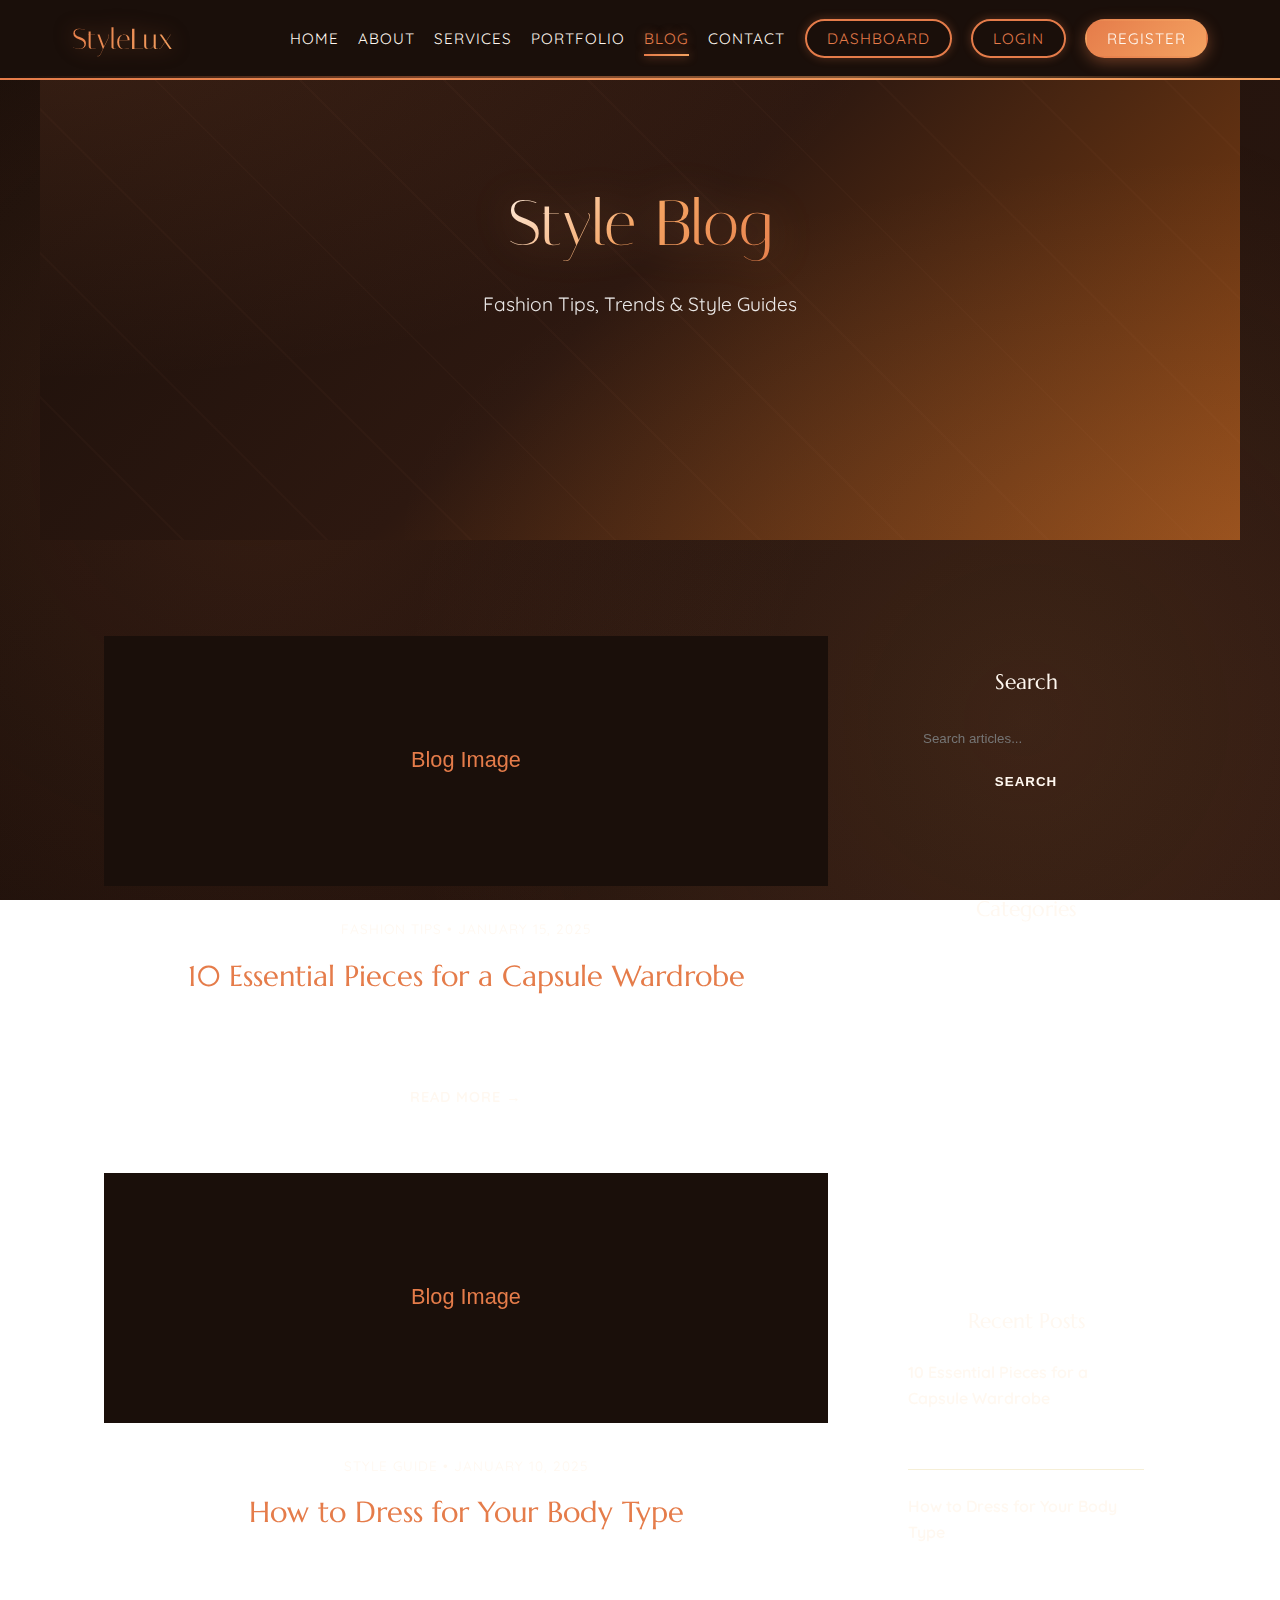
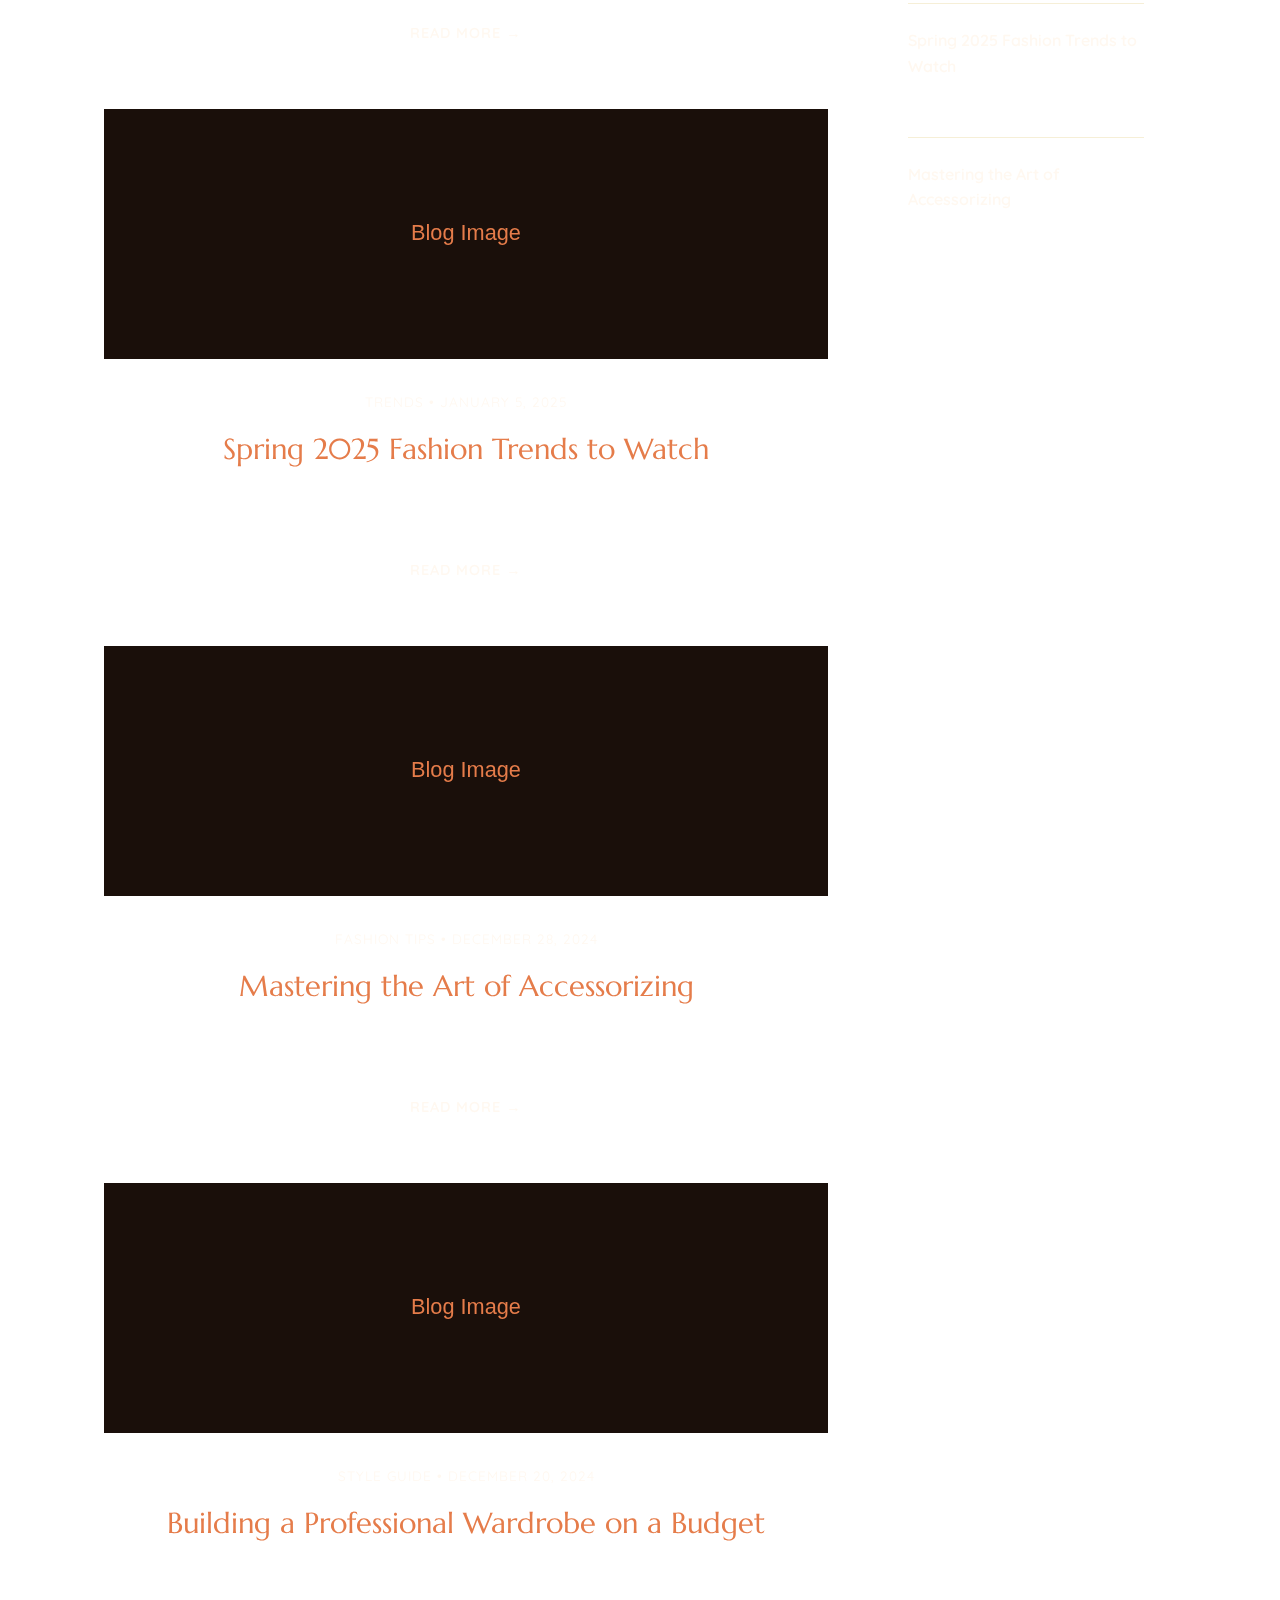
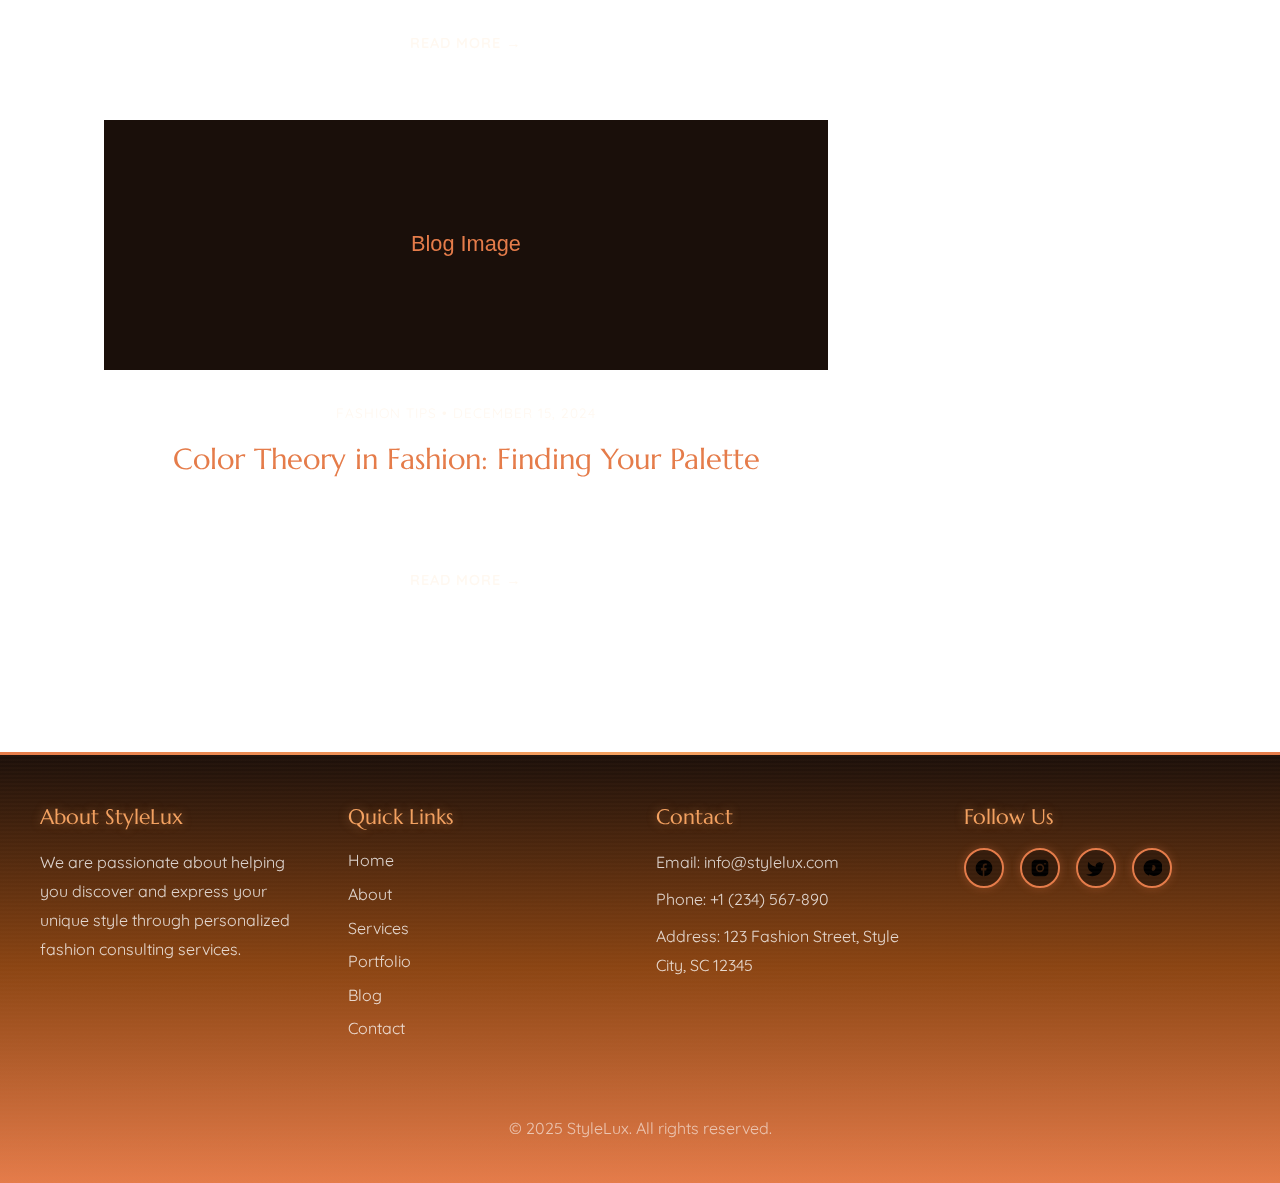
<file: blog.html>
<!DOCTYPE html>
<html lang="en">
<head>
    <meta charset="UTF-8">
    <meta name="viewport" content="width=device-width, initial-scale=1.0">
    <meta name="description" content="Fashion tips, style guides, and latest trends from StyleLux fashion experts">
    <title>Blog | StyleLux Fashion Stylist</title>
    <link rel="icon" type="image/svg+xml" href="images/favicon.svg">
    <link rel="preconnect" href="https://fonts.googleapis.com">
    <link rel="preconnect" href="https://fonts.gstatic.com" crossorigin>
    <link href="https://fonts.googleapis.com/css2?family=Italiana&family=Quicksand:wght@300;400;500;600;700&family=Marcellus&display=swap" rel="stylesheet">
    <link rel="stylesheet" href="css/style.css">
    <style>
        .blog-container {
            max-width: 1200px;
            margin: 0 auto;
            padding: 0 2rem;
            display: grid;
            grid-template-columns: 1fr 300px;
            gap: 3rem;
            margin-top: 3rem;
        }
        .blog-main {
            display: grid;
            gap: 2rem;
        }
        .blog-post {
            background-color: var(--charcoal);
            border: 1px solid var(--luxury-gold);
            overflow: hidden;
            transition: all 0.3s ease;
        }
        .blog-post:hover {
            transform: translateY(-5px);
            box-shadow: 0 10px 30px rgba(212, 175, 55, 0.3);
        }
        .blog-post-image {
            width: 100%;
            height: 250px;
            object-fit: cover;
            display: block;
            background-color: var(--charcoal);
        }
        .blog-post-image[src=""],
        .blog-post-image:not([src]) {
            opacity: 0.5;
        }
        .blog-post-content {
            padding: 2rem;
        }
        .blog-post-meta {
            color: var(--luxury-gold);
            font-size: 0.85rem;
            margin-bottom: 1rem;
            text-transform: uppercase;
            letter-spacing: 1px;
            text-align: center;
        }
        .blog-post h3 {
            margin-bottom: 1rem;
            text-align: center;
        }
        .blog-post p {
            color: rgba(255, 255, 255, 0.8);
            margin-bottom: 1rem;
            text-align: center;
        }
        .blog-post-link {
            color: var(--luxury-gold);
            text-decoration: none;
            font-weight: 600;
            text-transform: uppercase;
            letter-spacing: 1px;
            font-size: 0.9rem;
            transition: color 0.3s ease;
            display: block;
            text-align: center;
        }
        .blog-post-link:hover {
            color: var(--bright-gold);
        }
        .blog-sidebar {
            display: flex;
            flex-direction: column;
            gap: 2rem;
        }
        .sidebar-widget {
            background-color: var(--charcoal);
            border: 1px solid var(--luxury-gold);
            padding: 2rem;
        }
        .sidebar-widget h3 {
            color: var(--luxury-gold);
            margin-bottom: 1.5rem;
            font-size: 1.3rem;
            text-align: center;
        }
        .search-form {
            display: flex;
            gap: 0.5rem;
            flex-direction: column;
        }
        .search-form button {
            width: 100%;
        }
        .search-form input {
            flex: 1;
            padding: 10px 15px;
            background-color: var(--primary-black);
            border: 1px solid var(--luxury-gold);
            color: var(--pure-white);
        }
        .search-form button {
            padding: 10px 20px;
            background-color: var(--luxury-gold);
            border: 1px solid var(--luxury-gold);
            color: var(--primary-black);
            cursor: pointer;
            font-weight: 600;
            text-transform: uppercase;
            letter-spacing: 1px;
            transition: all 0.3s ease;
        }
        .search-form button:hover {
            background-color: var(--bright-gold);
        }
        .category-list {
            list-style: none;
        }
        .category-list li {
            margin-bottom: 0.75rem;
        }
        .category-list a {
            color: rgba(255, 255, 255, 0.8);
            text-decoration: none;
            transition: color 0.3s ease;
            display: flex;
            justify-content: space-between;
        }
        .category-list a:hover {
            color: var(--luxury-gold);
        }
        .recent-posts-list {
            list-style: none;
        }
        .recent-posts-list li {
            margin-bottom: 1.5rem;
            padding-bottom: 1.5rem;
            border-bottom: 1px solid rgba(212, 175, 55, 0.2);
        }
        .recent-posts-list li:last-child {
            border-bottom: none;
            margin-bottom: 0;
            padding-bottom: 0;
        }
        .recent-post-title {
            color: var(--luxury-gold);
            text-decoration: none;
            font-weight: 600;
            display: block;
            margin-bottom: 0.5rem;
            transition: color 0.3s ease;
        }
        .recent-post-title:hover {
            color: var(--bright-gold);
        }
        .recent-post-date {
            color: rgba(255, 255, 255, 0.6);
            font-size: 0.85rem;
        }
        @media (max-width: 1024px) {
            .blog-container {
                grid-template-columns: 1fr;
            }
            .blog-sidebar {
                order: -1;
            }
        }
        @media (max-width: 768px) {
            .blog-container {
                padding: 0 1rem;
            }
            .blog-post-content {
                padding: 1.5rem;
            }
            .sidebar-widget {
                padding: 1.5rem;
            }
            .search-form {
                flex-direction: column;
            }
            .search-form input,
            .search-form button {
                width: 100%;
            }
        }
    </style>
</head>
<body>
    <!-- Loading Animation -->
    <div class="loader" id="loader">
        <div class="loader-spinner"></div>
    </div>

    <!-- Navigation Bar -->
    <nav class="navbar">
        <div class="nav-container">
            <a href="index.html" class="logo">StyleLux</a>
            <button class="mobile-menu-toggle" aria-label="Toggle menu">☰</button>
            <ul class="nav-menu">
                <li class="nav-dropdown">
                    <a href="index.html">Home</a>
                    <ul class="dropdown-menu">
                        <li><a href="index.html">Home Page 1</a></li>
                        <li><a href="index2.html">Home Page 2</a></li>
                    </ul>
                </li>
                <li><a href="about.html">About</a></li>
                <li><a href="services.html">Services</a></li>
                <li><a href="portfolio.html">Portfolio</a></li>
                <li><a href="blog.html" class="active">Blog</a></li>
                <li><a href="contact.html">Contact</a></li>
                <li><a href="dashboard.html" class="nav-btn">Dashboard</a></li>
                <li><a href="login.html" class="nav-btn">Login</a></li>
                <li><a href="register.html" class="nav-btn nav-btn-primary">Register</a></li>
            </ul>
        </div>
    </nav>

    <!-- Hero Section -->
    <section class="hero" style="min-height: 60vh;">
        <div class="hero-content">
            <h1>Style Blog</h1>
            <p>Fashion Tips, Trends & Style Guides</p>
        </div>
    </section>

    <!-- Blog Content -->
    <section id="blog-content" style="padding: 3rem 2rem;">
        <div class="blog-container">
            <div class="blog-main">
                <article class="blog-post">
                    <img src="https://images.pexels.com/photos/1858175/pexels-photo-1858175.jpeg?auto=compress&cs=tinysrgb&w=800&h=400&fit=crop" alt="Blog Post 1" class="blog-post-image" loading="lazy" onerror="this.src='data:image/svg+xml,%3Csvg xmlns=\'http://www.w3.org/2000/svg\' width=\'800\' height=\'400\'%3E%3Crect fill=\'%231A0F0A\' width=\'800\' height=\'400\'/%3E%3Ctext fill=\'%23E57C4A\' font-family=\'Arial\' font-size=\'24\' x=\'50%25\' y=\'50%25\' text-anchor=\'middle\' dominant-baseline=\'middle\'%3EBlog Image%3C/text%3E%3C/svg%3E'">
                    <div class="blog-post-content">
                        <div class="blog-post-meta">Fashion Tips • January 15, 2025</div>
                        <h3>10 Essential Pieces for a Capsule Wardrobe</h3>
                        <p>Building a capsule wardrobe doesn't have to be overwhelming. Discover the 10 essential pieces that will form the foundation of your versatile, timeless wardrobe...</p>
                        <a href="#" class="blog-post-link">Read More →</a>
                    </div>
                </article>

                <article class="blog-post">
                    <img src="https://images.pexels.com/photos/1927259/pexels-photo-1927259.jpeg?auto=compress&cs=tinysrgb&w=800&h=400&fit=crop" alt="Blog Post 2" class="blog-post-image" loading="lazy" onerror="this.src='data:image/svg+xml,%3Csvg xmlns=\'http://www.w3.org/2000/svg\' width=\'800\' height=\'400\'%3E%3Crect fill=\'%231A0F0A\' width=\'800\' height=\'400\'/%3E%3Ctext fill=\'%23E57C4A\' font-family=\'Arial\' font-size=\'24\' x=\'50%25\' y=\'50%25\' text-anchor=\'middle\' dominant-baseline=\'middle\'%3EBlog Image%3C/text%3E%3C/svg%3E'">
                    <div class="blog-post-content">
                        <div class="blog-post-meta">Style Guide • January 10, 2025</div>
                        <h3>How to Dress for Your Body Type</h3>
                        <p>Understanding your body type is the key to looking and feeling confident. Learn how to choose clothes that flatter your unique silhouette and enhance your natural features...</p>
                        <a href="#" class="blog-post-link">Read More →</a>
                    </div>
                </article>

                <article class="blog-post">
                    <img src="https://images.pexels.com/photos/157675/fashion-men-s-individuality-black-and-white-157675.jpeg?auto=compress&cs=tinysrgb&w=800&h=400&fit=crop" alt="Blog Post 3" class="blog-post-image" loading="lazy" onerror="this.src='data:image/svg+xml,%3Csvg xmlns=\'http://www.w3.org/2000/svg\' width=\'800\' height=\'400\'%3E%3Crect fill=\'%231A0F0A\' width=\'800\' height=\'400\'/%3E%3Ctext fill=\'%23E57C4A\' font-family=\'Arial\' font-size=\'24\' x=\'50%25\' y=\'50%25\' text-anchor=\'middle\' dominant-baseline=\'middle\'%3EBlog Image%3C/text%3E%3C/svg%3E'">
                    <div class="blog-post-content">
                        <div class="blog-post-meta">Trends • January 5, 2025</div>
                        <h3>Spring 2025 Fashion Trends to Watch</h3>
                        <p>Stay ahead of the curve with our guide to the hottest spring fashion trends. From bold colors to statement accessories, discover what's in this season...</p>
                        <a href="#" class="blog-post-link">Read More →</a>
                    </div>
                </article>

                <article class="blog-post">
                    <img src="https://images.pexels.com/photos/996329/pexels-photo-996329.jpeg?auto=compress&cs=tinysrgb&w=800&h=400&fit=crop" alt="Blog Post 4" class="blog-post-image" loading="lazy" onerror="this.src='data:image/svg+xml,%3Csvg xmlns=\'http://www.w3.org/2000/svg\' width=\'800\' height=\'400\'%3E%3Crect fill=\'%231A0F0A\' width=\'800\' height=\'400\'/%3E%3Ctext fill=\'%23E57C4A\' font-family=\'Arial\' font-size=\'24\' x=\'50%25\' y=\'50%25\' text-anchor=\'middle\' dominant-baseline=\'middle\'%3EBlog Image%3C/text%3E%3C/svg%3E'">
                    <div class="blog-post-content">
                        <div class="blog-post-meta">Fashion Tips • December 28, 2024</div>
                        <h3>Mastering the Art of Accessorizing</h3>
                        <p>Accessories can make or break an outfit. Learn the secrets to choosing and styling accessories that elevate your look without overwhelming it...</p>
                        <a href="#" class="blog-post-link">Read More →</a>
                    </div>
                </article>

                <article class="blog-post">
                    <img src="https://images.pexels.com/photos/1300550/pexels-photo-1300550.jpeg?auto=compress&cs=tinysrgb&w=800&h=400&fit=crop" alt="Blog Post 5" class="blog-post-image" loading="lazy" onerror="this.src='data:image/svg+xml,%3Csvg xmlns=\'http://www.w3.org/2000/svg\' width=\'800\' height=\'400\'%3E%3Crect fill=\'%231A0F0A\' width=\'800\' height=\'400\'/%3E%3Ctext fill=\'%23E57C4A\' font-family=\'Arial\' font-size=\'24\' x=\'50%25\' y=\'50%25\' text-anchor=\'middle\' dominant-baseline=\'middle\'%3EBlog Image%3C/text%3E%3C/svg%3E'">
                    <div class="blog-post-content">
                        <div class="blog-post-meta">Style Guide • December 20, 2024</div>
                        <h3>Building a Professional Wardrobe on a Budget</h3>
                        <p>Looking professional doesn't have to break the bank. Discover smart shopping strategies and investment pieces that will serve you for years to come...</p>
                        <a href="#" class="blog-post-link">Read More →</a>
                    </div>
                </article>

                <article class="blog-post">
                    <img src="https://images.pexels.com/photos/1485031/pexels-photo-1485031.jpeg?auto=compress&cs=tinysrgb&w=800&h=400&fit=crop" alt="Blog Post 6" class="blog-post-image" loading="lazy" onerror="this.src='data:image/svg+xml,%3Csvg xmlns=\'http://www.w3.org/2000/svg\' width=\'800\' height=\'400\'%3E%3Crect fill=\'%231A0F0A\' width=\'800\' height=\'400\'/%3E%3Ctext fill=\'%23E57C4A\' font-family=\'Arial\' font-size=\'24\' x=\'50%25\' y=\'50%25\' text-anchor=\'middle\' dominant-baseline=\'middle\'%3EBlog Image%3C/text%3E%3C/svg%3E'">
                    <div class="blog-post-content">
                        <div class="blog-post-meta">Fashion Tips • December 15, 2024</div>
                        <h3>Color Theory in Fashion: Finding Your Palette</h3>
                        <p>Understanding color theory can transform your wardrobe. Learn how to identify colors that complement your skin tone and create harmonious outfits...</p>
                        <a href="#" class="blog-post-link">Read More →</a>
                    </div>
                </article>
            </div>

            <aside class="blog-sidebar">
                <!-- Search Widget -->
                <div class="sidebar-widget">
                    <h3>Search</h3>
                    <form class="search-form" id="blog-search-form">
                        <input type="text" placeholder="Search articles..." id="search-input">
                        <button type="submit">Search</button>
                    </form>
                </div>

                <!-- Categories Widget -->
                <div class="sidebar-widget">
                    <h3>Categories</h3>
                    <ul class="category-list">
                        <li><a href="#">Fashion Tips <span>(12)</span></a></li>
                        <li><a href="#">Style Guides <span>(8)</span></a></li>
                        <li><a href="#">Trends <span>(6)</span></a></li>
                        <li><a href="#">Wardrobe Essentials <span>(10)</span></a></li>
                        <li><a href="#">Accessories <span>(5)</span></a></li>
                        <li><a href="#">Color Theory <span>(4)</span></a></li>
                        <li><a href="#">Body Type <span>(7)</span></a></li>
                    </ul>
                </div>

                <!-- Recent Posts Widget -->
                <div class="sidebar-widget">
                    <h3>Recent Posts</h3>
                    <ul class="recent-posts-list">
                        <li>
                            <a href="#" class="recent-post-title">10 Essential Pieces for a Capsule Wardrobe</a>
                            <span class="recent-post-date">January 15, 2025</span>
                        </li>
                        <li>
                            <a href="#" class="recent-post-title">How to Dress for Your Body Type</a>
                            <span class="recent-post-date">January 10, 2025</span>
                        </li>
                        <li>
                            <a href="#" class="recent-post-title">Spring 2025 Fashion Trends to Watch</a>
                            <span class="recent-post-date">January 5, 2025</span>
                        </li>
                        <li>
                            <a href="#" class="recent-post-title">Mastering the Art of Accessorizing</a>
                            <span class="recent-post-date">December 28, 2024</span>
                        </li>
                    </ul>
                </div>
            </aside>
        </div>
    </section>

    <!-- Footer -->
    <footer class="footer">
        <div class="footer-content">
            <div class="footer-section">
                <h3>About StyleLux</h3>
                <p>We are passionate about helping you discover and express your unique style through personalized fashion consulting services.</p>
            </div>
            <div class="footer-section">
                <h3>Quick Links</h3>
                <ul>
                    <li><a href="index.html">Home</a></li>
                    <li><a href="about.html">About</a></li>
                    <li><a href="services.html">Services</a></li>
                    <li><a href="portfolio.html">Portfolio</a></li>
                    <li><a href="blog.html">Blog</a></li>
                    <li><a href="contact.html">Contact</a></li>
                </ul>
            </div>
            <div class="footer-section">
                <h3>Contact</h3>
                <p>Email: <a href="mailto:info@stylelux.com">info@stylelux.com</a></p>
                <p>Phone: <a href="tel:+1234567890">+1 (234) 567-890</a></p>
                <p>Address: 123 Fashion Street, Style City, SC 12345</p>
            </div>
            <div class="footer-section">
                <h3>Follow Us</h3>
                <div class="social-icons">
                    <a href="https://facebook.com" aria-label="Facebook">
                      <svg viewBox="0 0 24 24"><path d="M22 12a10 10 0 1 0-11.5 9.9v-7h-2v-3h2v-2.3c0-2 1.2-3.1 3-3.1.9 0 1.8.1 1.8.1v2H14c-1.2 0-1.6.8-1.6 1.6V12h2.7l-.4 3H12.4v7A10 10 0 0 0 22 12z"/></svg>
                    </a>
                  
                    <a href="https://instagram.com" aria-label="Instagram">
                      <svg viewBox="0 0 24 24"><path d="M7 2h10a5 5 0 0 1 5 5v10a5 5 0 0 1-5 5H7a5 5 0 0 1-5-5V7a5 5 0 0 1 5-5zm5 5a5 5 0 1 0 0 10 5 5 0 0 0 0-10zm6-1a1 1 0 1 0 0 2 1 1 0 0 0 0-2z"/><circle cx="12" cy="12" r="3"/></svg>
                    </a>
                  
                    <a href="https://twitter.com" aria-label="Twitter">
                      <svg viewBox="0 0 24 24"><path d="M22 5.8c-.8.4-1.7.6-2.6.8a4.5 4.5 0 0 0-7.7 4A12.7 12.7 0 0 1 3 4.9s-4 9 5 13a13 13 0 0 1-8 2c9 5 20 0 20-11v-.5A6.6 6.6 0 0 0 22 5.8z"/></svg>
                    </a>
                  
                    <a href="https://pinterest.com" aria-label="Pinterest">
                      <svg viewBox="0 0 24 24"><path d="M12 2a10 10 0 0 0-3.5 19.4l.5-3A3.5 3.5 0 0 1 9 16c0-1 .4-2 .8-3-.4-1-.2-2.4.7-3.4 1.5-1.6 4.4-1.4 5.4.6 1 2.2-.2 5-2.6 5.3-.7.1-1.4-.3-1.6-1-.2-.7.2-1.5.4-2.2.3-.9.6-1.9.5-2.9-.1-2.4-3.6-2.2-4.1.2-.2.9.1 1.8.1 2.7-.1 2-.7 4-1.2 5.9A10 10 0 1 0 12 2z"/></svg>
                    </a>
                  </div>
                  
            </div>
        </div>
        <div class="footer-bottom">
            <p>&copy; 2025 StyleLux. All rights reserved.</p>
        </div>
    </footer>

    <script src="js/main.js"></script>
    <script>
        // Blog search functionality
        document.getElementById('blog-search-form')?.addEventListener('submit', function(e) {
            e.preventDefault();
            const searchTerm = document.getElementById('search-input').value;
            if (searchTerm.trim()) {
                alert('Search functionality would search for: ' + searchTerm);
                // In a real implementation, this would filter or redirect to search results
            }
        });
    </script>
</body>
</html>
</file>
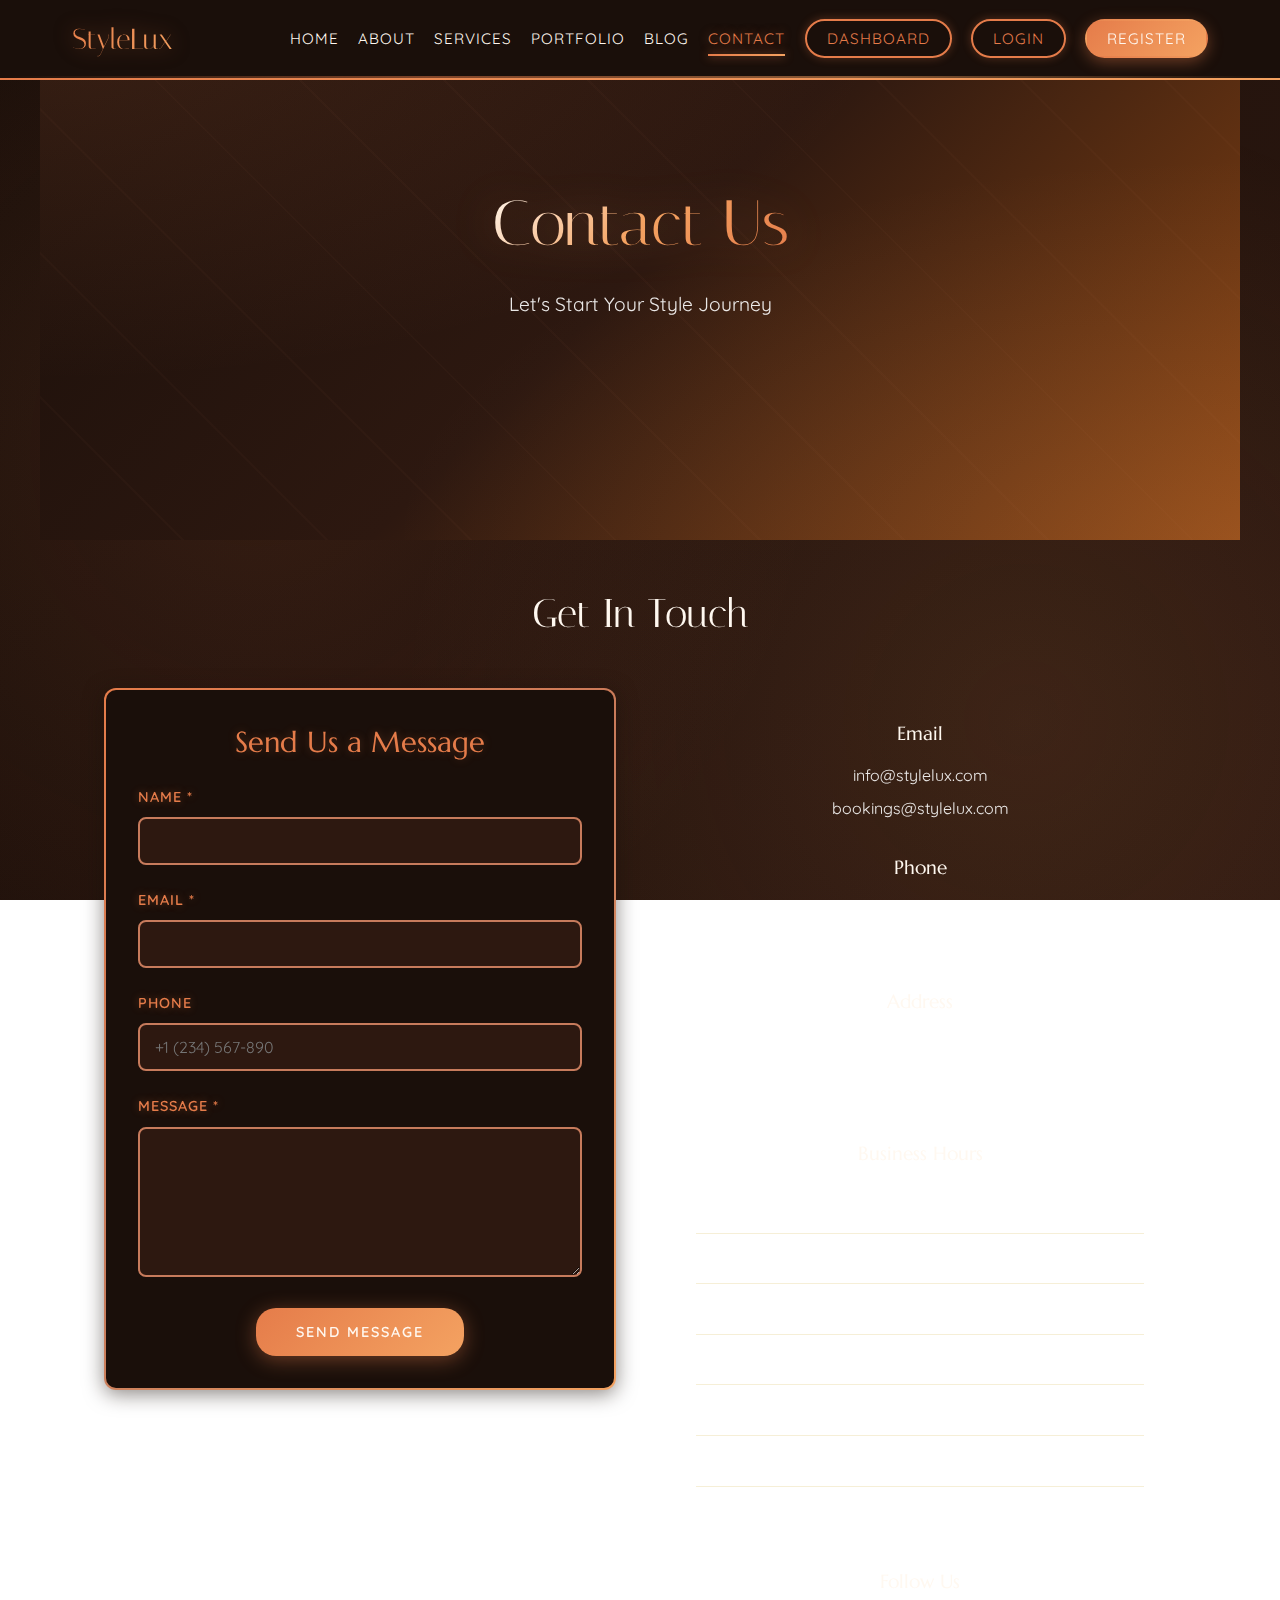
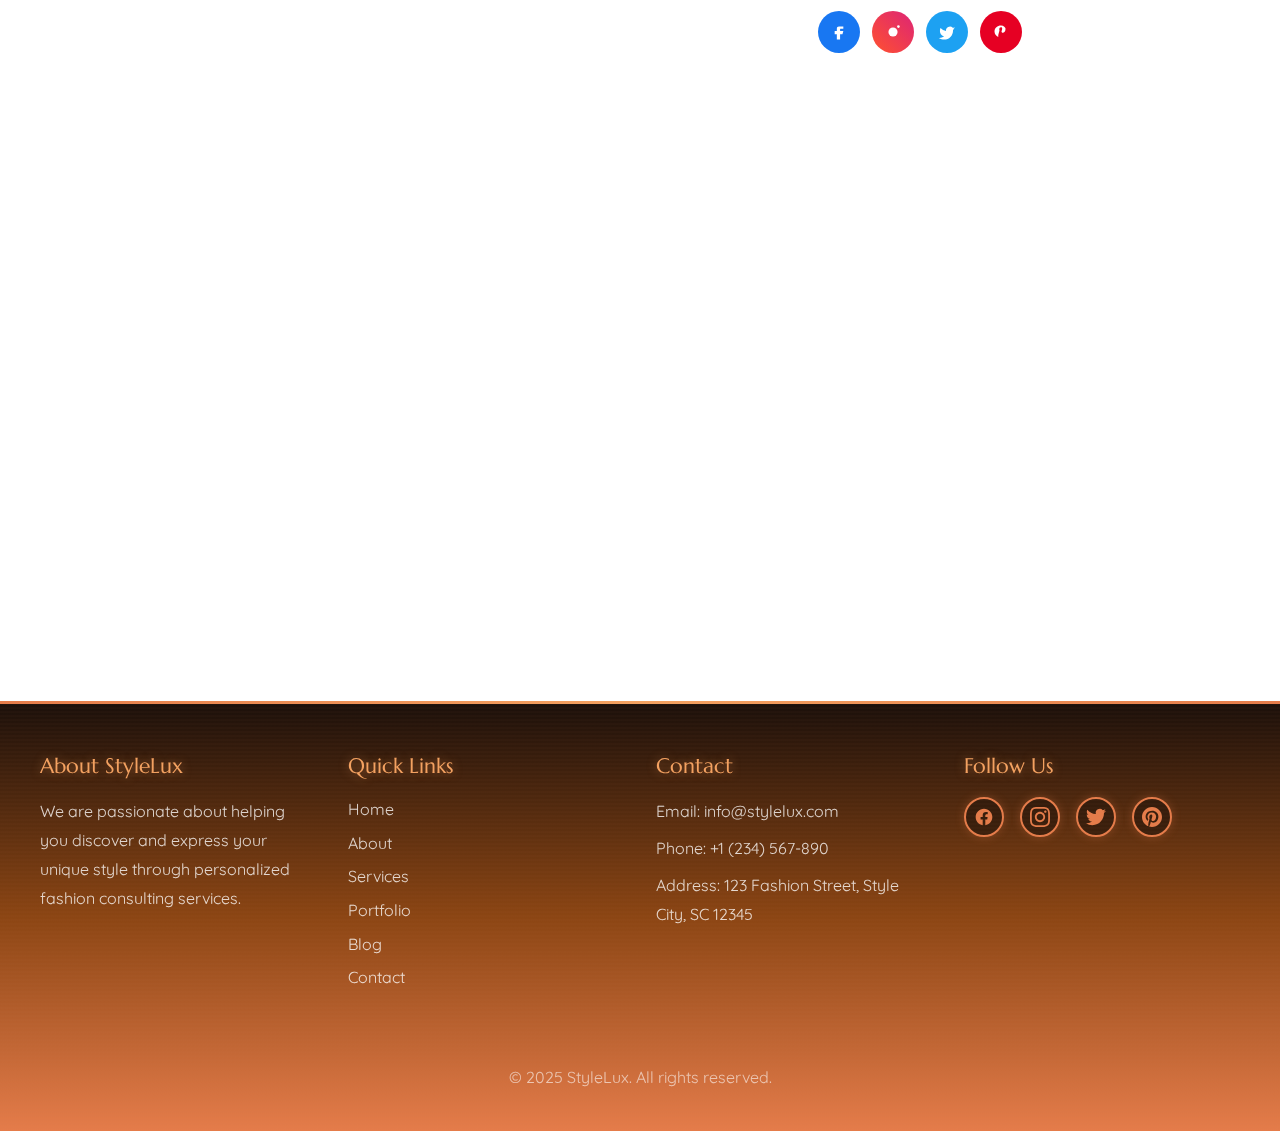
<file: contact.html>
<!DOCTYPE html>
<html lang="en">
<head>
    <meta charset="UTF-8">
    <meta name="viewport" content="width=device-width, initial-scale=1.0">
    <meta name="description" content="Contact StyleLux - Get in touch for fashion styling consultations and inquiries">
    <title>Contact Us | StyleLux Fashion Stylist</title>
    <link rel="icon" type="image/svg+xml" href="images/favicon.svg">
    <link rel="preconnect" href="https://fonts.googleapis.com">
    <link rel="preconnect" href="https://fonts.gstatic.com" crossorigin>
    <link href="https://fonts.googleapis.com/css2?family=Italiana&family=Quicksand:wght@300;400;500;600;700&family=Marcellus&display=swap" rel="stylesheet">
    <link rel="stylesheet" href="css/style.css">
    <style>
        .contact-container {
            max-width: 1200px;
            margin: 0 auto;
            padding: 0 2rem;
        }
        .contact-grid {
            display: grid;
            grid-template-columns: 1fr 1fr;
            gap: 3rem;
            margin-top: 3rem;
        }
        .contact-info-card {
            background-color: var(--charcoal);
            border: 1px solid var(--luxury-gold);
            padding: 2rem;
        }
        .contact-info-item {
            margin-bottom: 2rem;
        }
        .contact-info-item h3 {
            color: var(--luxury-gold);
            margin-bottom: 1rem;
            font-size: 1.2rem;
            text-align: center;
        }
        .contact-info-item p,
        .contact-info-item a {
            color: rgba(255, 255, 255, 0.9);
            margin-bottom: 0.5rem;
            display: block;
            text-align: center;
        }
        .contact-info-item a {
            text-decoration: none;
            transition: color 0.3s ease;
        }
        .contact-info-item a:hover {
            color: var(--luxury-gold);
        }
        .business-hours {
            list-style: none;
        }
        .business-hours li {
            display: flex;
            justify-content: space-between;
            padding: 0.75rem 0;
            border-bottom: 1px solid rgba(212, 175, 55, 0.2);
            color: rgba(255, 255, 255, 0.9);
            text-align: center;
        }
        .business-hours li:last-child {
            border-bottom: none;
        }
        .map-container {
            margin-top: 3rem;
            height: 400px;
            border: 1px solid var(--luxury-gold);
            overflow: hidden;
        }
        .map-container iframe {
            width: 100%;
            height: 100%;
            border: none;
        }
        @media (max-width: 768px) {
            .contact-grid {
                grid-template-columns: 1fr;
            }
            .contact-info-item p,
            .contact-info-item a {
                text-align: center;
            }
            .business-hours li {
                flex-direction: column;
                text-align: center;
                gap: 0.5rem;
            }
        }
    </style>
</head>
<body>
    <!-- Loading Animation -->
    <div class="loader" id="loader">
        <div class="loader-spinner"></div>
    </div>

    <!-- Navigation Bar -->
    <nav class="navbar">
        <div class="nav-container">
            <a href="index.html" class="logo">StyleLux</a>
            <button class="mobile-menu-toggle" aria-label="Toggle menu">☰</button>
            <ul class="nav-menu">
                <li class="nav-dropdown">
                    <a href="index.html">Home</a>
                    <ul class="dropdown-menu">
                        <li><a href="index.html">Home Page 1</a></li>
                        <li><a href="index2.html">Home Page 2</a></li>
                    </ul>
                </li>
                <li><a href="about.html">About</a></li>
                <li><a href="services.html">Services</a></li>
                <li><a href="portfolio.html">Portfolio</a></li>
                <li><a href="blog.html">Blog</a></li>
                <li><a href="contact.html" class="active">Contact</a></li>
                <li><a href="dashboard.html" class="nav-btn">Dashboard</a></li>
                <li><a href="login.html" class="nav-btn">Login</a></li>
                <li><a href="register.html" class="nav-btn nav-btn-primary">Register</a></li>
            </ul>
        </div>
    </nav>

    <!-- Hero Section -->
    <section class="hero" style="min-height: 60vh;">
        <div class="hero-content">
            <h1>Contact Us</h1>
            <p>Let's Start Your Style Journey</p>
        </div>
    </section>

    <!-- Contact Section -->
    <section id="contact" style="padding: 3rem 2rem;">
        <div class="contact-container">
            <h2 class="section-title">Get In Touch</h2>
            
            <div class="contact-grid">
                <!-- Contact Form -->
                <div>
                    <div class="card">
                        <h3 style="margin-bottom: 1.5rem; text-align: center;">Send Us a Message</h3>
                        <form id="contact-form">
                            <div class="form-group">
                                <label for="name">Name *</label>
                                <input type="text" id="name" name="name" required>
                            </div>
                            <div class="form-group">
                                <label for="email">Email *</label>
                                <input type="email" id="email" name="email" required>
                            </div>
                            <div class="form-group">
                                <label for="phone">Phone</label>
                                <input type="tel" id="phone" name="phone" placeholder="+1 (234) 567-890">
                            </div>
                            <div class="form-group">
                                <label for="message">Message *</label>
                                <textarea id="message" name="message" required></textarea>
                            </div>
                            <div style="text-align: center;">
                                <button type="submit" class="btn">Send Message</button>
                            </div>
                        </form>
                    </div>
                </div>

                <!-- Contact Information -->
                <div>
                    <div class="contact-info-card">
                        <div class="contact-info-item">
                            <h3>Email</h3>
                            <a href="mailto:info@stylelux.com">info@stylelux.com</a>
                            <a href="mailto:bookings@stylelux.com">bookings@stylelux.com</a>
                        </div>
                        <div class="contact-info-item">
                            <h3>Phone</h3>
                            <a href="tel:+1234567890">+1 (234) 567-890</a>
                            <p style="color: rgba(255, 255, 255, 0.7); font-size: 0.9rem; margin-top: 0.5rem;">Available Mon-Sat, 9 AM - 6 PM</p>
                        </div>
                        <div class="contact-info-item">
                            <h3>Address</h3>
                            <a href="https://maps.google.com" target="_blank" rel="noopener noreferrer">
                                123 Fashion Street<br>
                                Style City, SC 12345<br>
                                United States
                            </a>
                        </div>
                        <div class="contact-info-item">
                            <h3>Business Hours</h3>
                            <ul class="business-hours">
                                <li><span>Monday</span> <span>9:00 AM - 6:00 PM</span></li>
                                <li><span>Tuesday</span> <span>9:00 AM - 6:00 PM</span></li>
                                <li><span>Wednesday</span> <span>9:00 AM - 6:00 PM</span></li>
                                <li><span>Thursday</span> <span>9:00 AM - 6:00 PM</span></li>
                                <li><span>Friday</span> <span>9:00 AM - 6:00 PM</span></li>
                                <li><span>Saturday</span> <span>10:00 AM - 4:00 PM</span></li>
                                <li><span>Sunday</span> <span>Closed</span></li>
                            </ul>
                        </div>
                        <div class="contact-info-item">
                            <h3>Follow Us</h3>
                          
                            <div style="display:flex; gap:12px; justify-content:center; align-items:center;">
                              
                              <a href="https://facebook.com" aria-label="Facebook"
                                 style="width:42px; height:42px; display:grid; place-items:center; border-radius:50%;
                                        background:#1877F2; text-decoration:none;">
                                <svg viewBox="0 0 24 24" style="width:26px; color:white;">
                                  <circle cx="12" cy="12" r="11" fill="none"/>
                                  <path d="M14 7h-2c-1.3 0-2 .7-2 2v2H8v3h2v5h3v-5h2.2L16 11h-3V9.5c0-.4.3-.5.7-.5H16V7h-2z" fill="#fff"/>
                                </svg>
                              </a>
                          
                              <a href="https://instagram.com" aria-label="Instagram"
                                 style="width:42px; height:42px; display:grid; place-items:center; border-radius:50%;
                                        background:linear-gradient(45deg,#ff512f,#dd2476); text-decoration:none;">
                                <svg viewBox="0 0 24 24" style="width:26px; color:white;">
                                  <rect x="3" y="3" width="18" height="18" rx="5" fill="none"/>
                                  <circle cx="12" cy="12" r="4.2" fill="#fff"/>
                                  <circle cx="17" cy="7" r="1.2" fill="#fff"/>
                                </svg>
                              </a>
                          
                              <a href="https://twitter.com" aria-label="Twitter"
                                 style="width:42px; height:42px; display:grid; place-items:center; border-radius:50%;
                                        background:#1DA1F2; text-decoration:none;">
                                <svg viewBox="0 0 24 24" style="width:26px; color:white;">
                                  <circle cx="12" cy="12" r="11" fill="none"/>
                                  <path d="M17.8 9.1c.7-.4 1.2-.9 1.5-1.6-.6.3-1.3.5-2 .6a3.6 3.6 0 0 0-6.2 3A10 10 0 0 1 6 8.2s-2.4 5.5 3.3 8a8 8 0 0 1-4.9 1.3c6 3.6 13.2.4 13.2-7.4v-.2c.6-.4 1.2-.9 1.2-.9z" fill="#fff"/>
                                </svg>
                              </a>
                          
                              <a href="https://pinterest.com" aria-label="Pinterest"
                                 style="width:42px; height:42px; display:grid; place-items:center; border-radius:50%;
                                        background:#E60023; text-decoration:none;">
                                <svg viewBox="0 0 24 24" style="width:26px; color:white;">
                                  <circle cx="12" cy="12" r="11" fill="none"/>
                                  <path d="M12 6c-3.3 0-6 2.2-6 5.6 0 2.3 1.4 4.2 3.5 5-.1-.7-.1-1.6.1-2.3l1-3.8s-.2-.4-.2-1c0-1 .6-1.8 1.6-1.8.7 0 1.1.5 1.1 1.2 0 .7-.4 1.6-.6 2.5-.2.8.4 1.4 1.1 1.4 1.4 0 2.6-1.6 2.6-3.8C16.2 7.8 14.5 6 12 6z" fill="#fff"/>
                                </svg>
                              </a>
                          
                            </div>
                          </div>
                          
                    </div>
                </div>
            </div>

            <!-- Google Maps -->
            <div class="map-container">
                <iframe 
                    src="https://www.google.com/maps/embed?pb=!1m18!1m12!1m3!1d3022.184132376834!2d-73.98811768459398!3d40.75889597932681!2m3!1f0!2f0!3f0!3m2!1i1024!2i768!4f13.1!3m3!1m2!1s0x89c25855c6480299%3A0x55194ec5a1ae072e!2sTimes%20Square%2C%20New%20York%2C%20NY%2C%20USA!5e0!3m2!1sen!2s!4v1234567890123!5m2!1sen!2s" 
                    allowfullscreen="" 
                    loading="lazy" 
                    referrerpolicy="no-referrer-when-downgrade"
                    title="StyleLux Location">
                </iframe>
            </div>
        </div>
    </section>

    <!-- Footer -->
    <footer class="footer">
        <div class="footer-content">
            <div class="footer-section">
                <h3>About StyleLux</h3>
                <p>We are passionate about helping you discover and express your unique style through personalized fashion consulting services.</p>
            </div>
            <div class="footer-section">
                <h3>Quick Links</h3>
                <ul>
                    <li><a href="index.html">Home</a></li>
                    <li><a href="about.html">About</a></li>
                    <li><a href="services.html">Services</a></li>
                    <li><a href="portfolio.html">Portfolio</a></li>
                    <li><a href="blog.html">Blog</a></li>
                    <li><a href="contact.html">Contact</a></li>
                </ul>
            </div>
            <div class="footer-section">
                <h3>Contact</h3>
                <p>Email: <a href="mailto:info@stylelux.com">info@stylelux.com</a></p>
                <p>Phone: <a href="tel:+1234567890">+1 (234) 567-890</a></p>
                <p>Address: 123 Fashion Street, Style City, SC 12345</p>
            </div>
            <div class="footer-section">
                <h3>Follow Us</h3>
                <div class="social-icons">
                    <a href="https://facebook.com" target="_blank" rel="noopener noreferrer" aria-label="Facebook">
                        <svg width="24" height="24" viewBox="0 0 24 24" fill="none" xmlns="http://www.w3.org/2000/svg">
                            <path d="M12 2C6.477 2 2 6.477 2 12c0 4.991 3.657 9.128 8.438 9.878v-6.987h-2.54V12h2.54V9.797c0-2.506 1.492-3.89 3.777-3.89 1.094 0 2.238.195 2.238.195v2.46h-1.26c-1.243 0-1.63.771-1.63 1.562V12h2.773l-.443 2.89h-2.33v6.988C18.343 21.128 22 16.991 22 12c0-5.523-4.477-10-10-10z" fill="currentColor"/>
                        </svg>
                    </a>
                    <a href="https://instagram.com" target="_blank" rel="noopener noreferrer" aria-label="Instagram">
                        <svg width="24" height="24" viewBox="0 0 24 24" fill="none" xmlns="http://www.w3.org/2000/svg">
                            <path d="M12 2.163c3.204 0 3.584.012 4.85.07 3.252.148 4.771 1.691 4.919 4.919.058 1.265.069 1.645.069 4.849 0 3.205-.012 3.584-.069 4.849-.149 3.225-1.664 4.771-4.919 4.919-1.266.058-1.644.07-4.85.07-3.204 0-3.584-.012-4.849-.07-3.26-.149-4.771-1.699-4.919-4.92-.058-1.265-.07-1.644-.07-4.849 0-3.204.013-3.583.07-4.849.149-3.227 1.664-4.771 4.919-4.919 1.266-.057 1.645-.069 4.849-.069zm0-2.163c-3.259 0-3.667.014-4.947.072-4.358.2-6.78 2.618-6.98 6.98-.059 1.281-.073 1.689-.073 4.948 0 3.259.014 3.668.072 4.948.2 4.358 2.618 6.78 6.98 6.98 1.281.058 1.689.072 4.948.072 3.259 0 3.668-.014 4.948-.072 4.354-.2 6.782-2.618 6.979-6.98.059-1.28.073-1.689.073-4.948 0-3.259-.014-3.667-.072-4.947-.196-4.354-2.617-6.78-6.979-6.98-1.281-.059-1.69-.073-4.949-.073zm0 5.838c-3.403 0-6.162 2.759-6.162 6.162s2.759 6.163 6.162 6.163 6.162-2.759 6.162-6.163c0-3.403-2.759-6.162-6.162-6.162zm0 10.162c-2.209 0-4-1.79-4-4 0-2.209 1.791-4 4-4s4 1.791 4 4c0 2.21-1.791 4-4 4zm6.406-11.845c-.796 0-1.441.645-1.441 1.44s.645 1.44 1.441 1.44c.795 0 1.439-.645 1.439-1.44s-.644-1.44-1.439-1.44z" fill="currentColor"/>
                        </svg>
                    </a>
                    <a href="https://twitter.com" target="_blank" rel="noopener noreferrer" aria-label="Twitter">
                        <svg width="24" height="24" viewBox="0 0 24 24" fill="none" xmlns="http://www.w3.org/2000/svg">
                            <path d="M23.953 4.57a10 10 0 01-2.825.775 4.958 4.958 0 002.163-2.723c-.951.555-2.005.959-3.127 1.184a4.92 4.92 0 00-8.384 4.482C7.69 8.095 4.067 6.13 1.64 3.162a4.822 4.822 0 00-.666 2.475c0 1.71.87 3.213 2.188 4.096a4.904 4.904 0 01-2.228-.616v.06a4.923 4.923 0 003.946 4.827 4.996 4.996 0 01-2.212.085 4.936 4.936 0 004.604 3.417 9.867 9.867 0 01-6.102 2.105c-.39 0-.779-.023-1.17-.067a13.995 13.995 0 007.557 2.209c9.053 0 13.998-7.496 13.998-13.985 0-.21 0-.42-.015-.63A9.935 9.935 0 0024 4.59z" fill="currentColor"/>
                        </svg>
                    </a>
                    <a href="https://pinterest.com" target="_blank" rel="noopener noreferrer" aria-label="Pinterest">
                        <svg width="24" height="24" viewBox="0 0 24 24" fill="none" xmlns="http://www.w3.org/2000/svg">
                            <path d="M12 0C5.373 0 0 5.372 0 12c0 5.084 3.163 9.426 7.627 11.174-.105-.949-.2-2.405.042-3.441.219-.937 1.407-5.965 1.407-5.965s-.359-.72-.359-1.781c0-1.663.967-2.911 2.168-2.911 1.024 0 1.518.769 1.518 1.688 0 1.029-.653 2.567-.992 3.992-.285 1.193.6 2.165 1.775 2.165 2.128 0 3.768-2.245 3.768-5.487 0-2.861-2.063-4.869-5.008-4.869-3.41 0-5.409 2.562-5.409 5.199 0 1.033.394 2.143.889 2.741.099.12.112.225.085.345-.09.375-.293 1.199-.334 1.363-.053.225-.172.271-.395.165-1.495-.69-2.433-2.878-2.433-4.646 0-3.776 2.748-7.252 7.92-7.252 4.158 0 7.392 2.967 7.392 6.923 0 4.135-2.607 7.462-6.233 7.462-1.214 0-2.357-.629-2.75-1.378l-.748 2.853c-.271 1.043-1.002 2.35-1.492 3.146C9.57 23.812 10.763 24.009 12 24c6.624 0 12-5.373 12-12 0-6.628-5.373-12-12-12z" fill="currentColor"/>
                        </svg>
                    </a>
                </div>
            </div>
        </div>
        <div class="footer-bottom">
            <p>&copy; 2025 StyleLux. All rights reserved.</p>
        </div>
    </footer>

    <script src="js/main.js"></script>
</body>
</html>
</file>
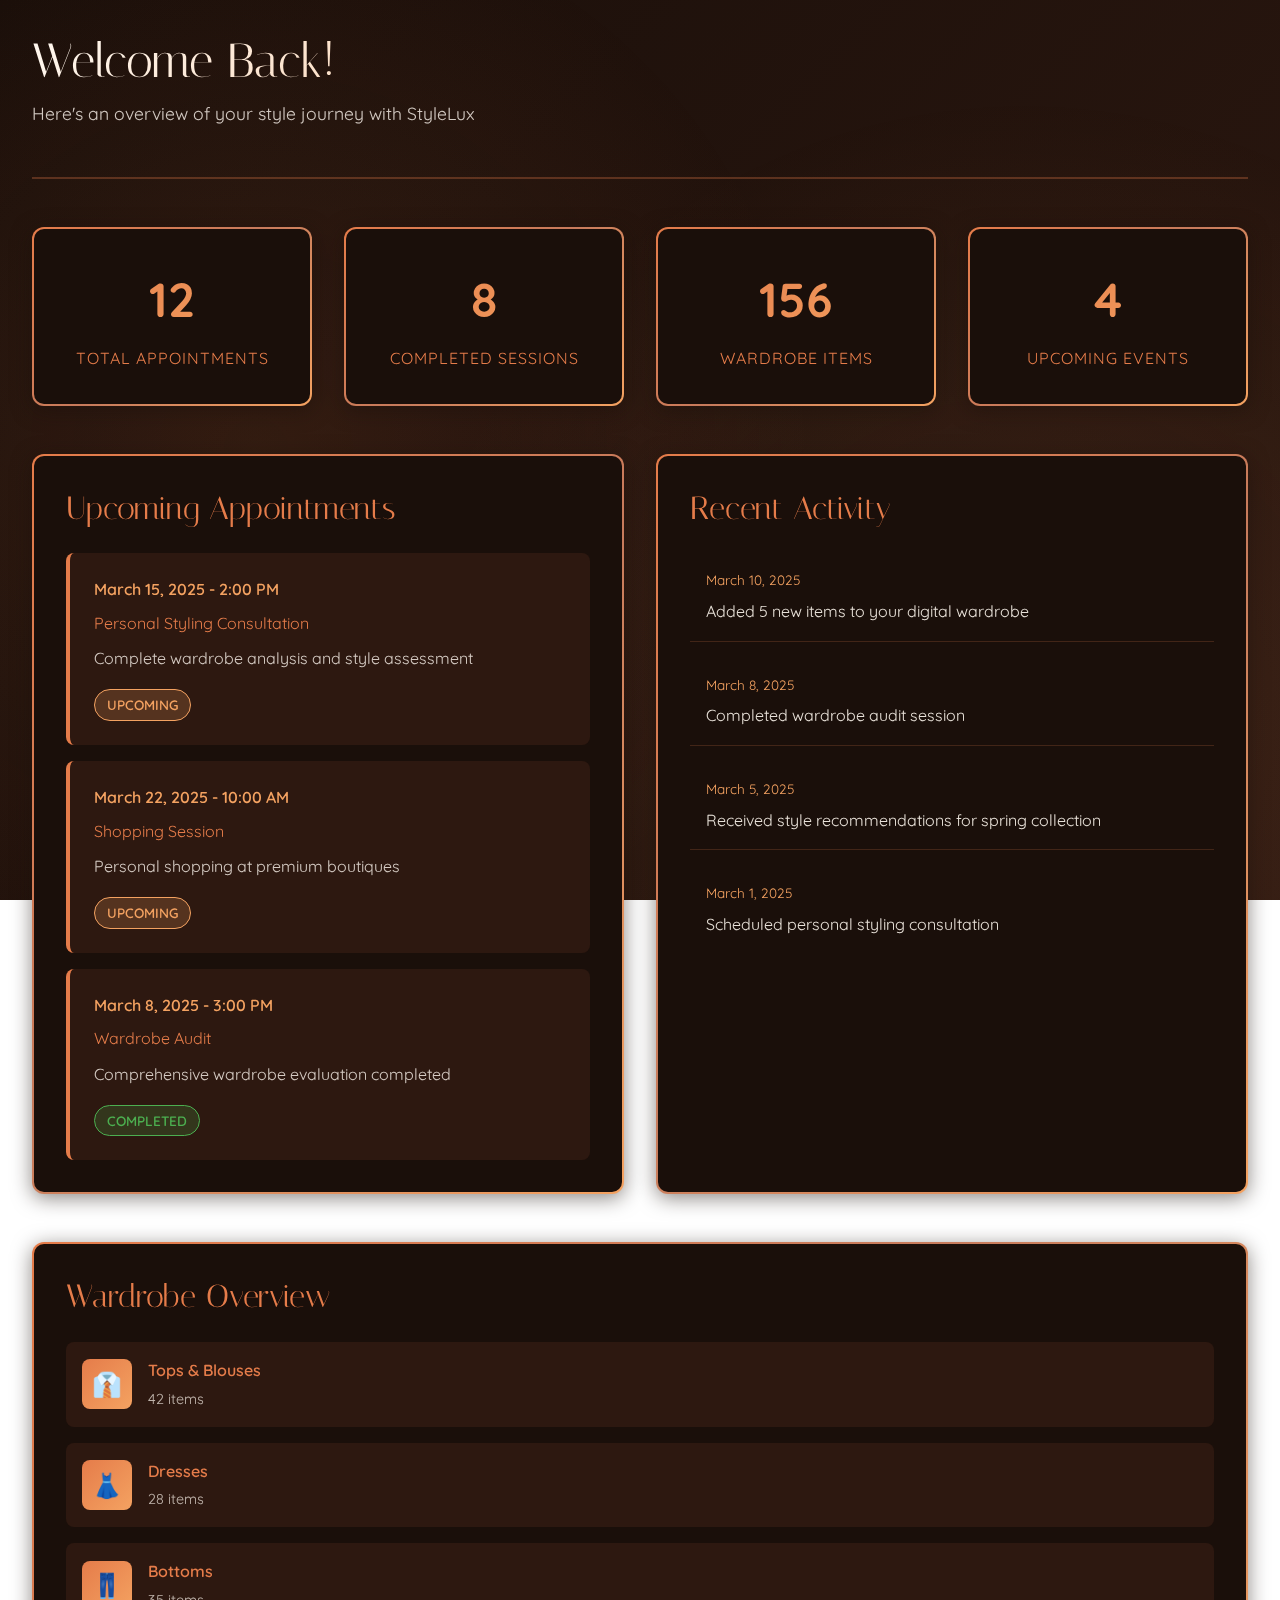
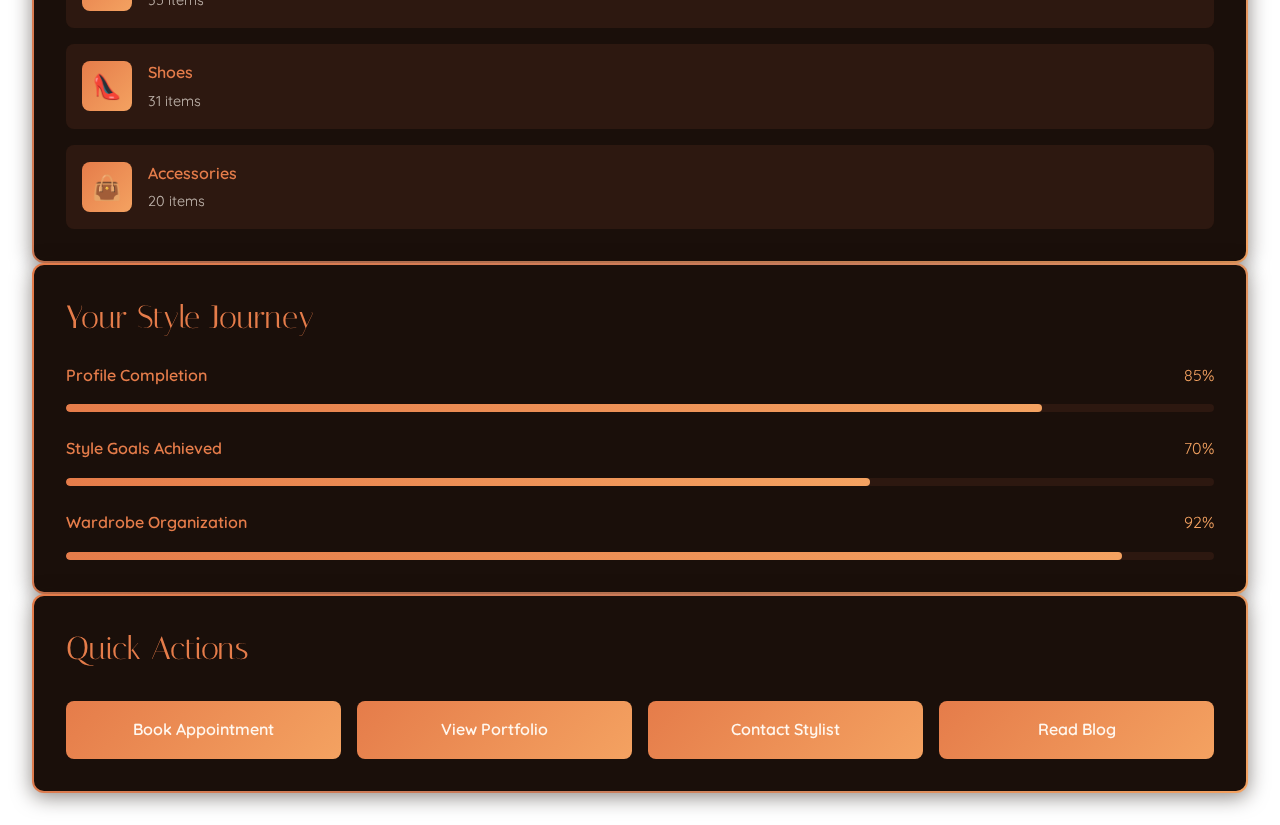
<file: dashboard.html>
<!DOCTYPE html>
<html lang="en">
<head>
    <meta charset="UTF-8">
    <meta name="viewport" content="width=device-width, initial-scale=1.0">
    <meta name="description" content="StyleLux Dashboard - Your personal style management center">
    <title>Dashboard | StyleLux</title>
    <link rel="icon" type="image/svg+xml" href="images/favicon.svg">
    <link rel="preconnect" href="https://fonts.googleapis.com">
    <link rel="preconnect" href="https://fonts.gstatic.com" crossorigin>
    <link href="https://fonts.googleapis.com/css2?family=Italiana&family=Quicksand:wght@300;400;500;600;700&family=Marcellus&display=swap" rel="stylesheet">
    <link rel="stylesheet" href="css/style.css">
    <style>
        .dashboard-container {
            min-height: 100vh;
            padding: 2rem;
            max-width: 1400px;
            margin: 0 auto;
        }

        .dashboard-header {
            margin-bottom: 3rem;
            padding-bottom: 2rem;
            border-bottom: 2px solid rgba(229, 124, 74, 0.3);
        }

        .dashboard-header h1 {
            font-size: 3rem;
            margin-bottom: 0.5rem;
        }

        .dashboard-header p {
            font-size: 1.1rem;
            color: rgba(255, 248, 240, 0.8);
        }

        .dashboard-stats {
            display: grid;
            grid-template-columns: repeat(auto-fit, minmax(250px, 1fr));
            gap: 2rem;
            margin-bottom: 3rem;
        }

        .stat-card {
            background-color: var(--primary-brown);
            border: 2px solid transparent;
            background-image: 
                linear-gradient(var(--primary-brown), var(--primary-brown)),
                linear-gradient(135deg, var(--burnt-orange), var(--copper-rose), var(--golden-amber));
            background-origin: border-box;
            background-clip: padding-box, border-box;
            padding: 2rem;
            border-radius: 12px;
            text-align: center;
            transition: all 0.4s ease;
            box-shadow: 0 4px 20px rgba(26, 15, 10, 0.5);
        }

        .stat-card:hover {
            transform: translateY(-5px);
            box-shadow: 0 15px 40px rgba(244, 162, 97, 0.4);
        }

        .stat-number {
            font-size: 3rem;
            font-weight: 700;
            background: linear-gradient(135deg, var(--burnt-orange), var(--golden-amber));
            -webkit-background-clip: text;
            -webkit-text-fill-color: transparent;
            background-clip: text;
            margin-bottom: 0.5rem;
        }

        .stat-label {
            color: var(--burnt-orange);
            font-size: 1rem;
            text-transform: uppercase;
            letter-spacing: 1px;
        }

        .dashboard-content {
            display: grid;
            grid-template-columns: repeat(auto-fit, minmax(400px, 1fr));
            gap: 2rem;
            margin-bottom: 3rem;
        }

        .dashboard-section {
            background-color: var(--primary-brown);
            border: 2px solid transparent;
            background-image: 
                linear-gradient(var(--primary-brown), var(--primary-brown)),
                linear-gradient(135deg, var(--burnt-orange), var(--copper-rose), var(--golden-amber));
            background-origin: border-box;
            background-clip: padding-box, border-box;
            padding: 2rem;
            border-radius: 12px;
            box-shadow: 0 4px 20px rgba(26, 15, 10, 0.5);
        }

        .dashboard-section h2 {
            font-size: 2rem;
            margin-bottom: 1.5rem;
            color: var(--burnt-orange);
            text-align: left;
        }

        .activity-item {
            padding: 1rem;
            border-bottom: 1px solid rgba(229, 124, 74, 0.2);
            margin-bottom: 1rem;
        }

        .activity-item:last-child {
            border-bottom: none;
            margin-bottom: 0;
        }

        .activity-date {
            color: var(--golden-amber);
            font-size: 0.85rem;
            margin-bottom: 0.5rem;
        }

        .activity-text {
            color: rgba(255, 248, 240, 0.9);
        }

        .appointment-card {
            background-color: var(--dark-chocolate);
            padding: 1.5rem;
            border-radius: 8px;
            margin-bottom: 1rem;
            border-left: 4px solid var(--burnt-orange);
        }

        .appointment-card:last-child {
            margin-bottom: 0;
        }

        .appointment-date {
            color: var(--golden-amber);
            font-weight: 600;
            margin-bottom: 0.5rem;
        }

        .appointment-service {
            color: var(--burnt-orange);
            margin-bottom: 0.5rem;
        }

        .appointment-status {
            display: inline-block;
            padding: 0.25rem 0.75rem;
            border-radius: 20px;
            font-size: 0.85rem;
            font-weight: 600;
            text-transform: uppercase;
            margin-top: 0.5rem;
        }

        .status-upcoming {
            background-color: rgba(244, 162, 97, 0.2);
            color: var(--golden-amber);
            border: 1px solid var(--golden-amber);
        }

        .status-completed {
            background-color: rgba(76, 175, 80, 0.2);
            color: #4CAF50;
            border: 1px solid #4CAF50;
        }

        .wardrobe-item {
            display: flex;
            align-items: center;
            padding: 1rem;
            background-color: var(--dark-chocolate);
            border-radius: 8px;
            margin-bottom: 1rem;
        }

        .wardrobe-item:last-child {
            margin-bottom: 0;
        }

        .wardrobe-icon {
            width: 50px;
            height: 50px;
            border-radius: 8px;
            background: linear-gradient(135deg, var(--burnt-orange), var(--golden-amber));
            display: flex;
            align-items: center;
            justify-content: center;
            margin-right: 1rem;
            font-size: 1.5rem;
        }

        .wardrobe-info {
            flex: 1;
        }

        .wardrobe-name {
            color: var(--burnt-orange);
            font-weight: 600;
            margin-bottom: 0.25rem;
        }

        .wardrobe-count {
            color: rgba(255, 248, 240, 0.7);
            font-size: 0.9rem;
        }

        .progress-bar {
            width: 100%;
            height: 8px;
            background-color: var(--dark-chocolate);
            border-radius: 4px;
            overflow: hidden;
            margin-top: 1rem;
        }

        .progress-fill {
            height: 100%;
            background: linear-gradient(90deg, var(--burnt-orange), var(--golden-amber));
            border-radius: 4px;
            transition: width 0.3s ease;
        }

        .quick-actions {
            display: grid;
            grid-template-columns: repeat(auto-fit, minmax(200px, 1fr));
            gap: 1rem;
            margin-top: 2rem;
        }

        .action-btn {
            padding: 1rem;
            background: linear-gradient(135deg, var(--burnt-orange), var(--golden-amber));
            color: var(--warm-cream);
            border: none;
            border-radius: 8px;
            text-decoration: none;
            text-align: center;
            font-weight: 600;
            transition: all 0.3s ease;
            display: block;
        }

        .action-btn:hover {
            transform: translateY(-2px);
            box-shadow: 0 6px 20px rgba(244, 162, 97, 0.6);
        }

        @media (max-width: 768px) {
            .dashboard-container {
                padding: 1rem;
            }

            .dashboard-header h1 {
                font-size: 2rem;
            }

            .dashboard-content {
                grid-template-columns: 1fr;
            }

            .dashboard-stats {
                grid-template-columns: 1fr;
            }
        }
    </style>
</head>
<body>
    <!-- Loading Animation -->
    <div class="loader" id="loader">
        <div class="loader-spinner"></div>
    </div>

    <div class="dashboard-container">
        <!-- Dashboard Header -->
        <div class="dashboard-header">
            <h1>Welcome Back!</h1>
            <p>Here's an overview of your style journey with StyleLux</p>
        </div>

        <!-- Statistics Cards -->
        <div class="dashboard-stats">
            <div class="stat-card">
                <div class="stat-number">12</div>
                <div class="stat-label">Total Appointments</div>
            </div>
            <div class="stat-card">
                <div class="stat-number">8</div>
                <div class="stat-label">Completed Sessions</div>
            </div>
            <div class="stat-card">
                <div class="stat-number">156</div>
                <div class="stat-label">Wardrobe Items</div>
            </div>
            <div class="stat-card">
                <div class="stat-number">4</div>
                <div class="stat-label">Upcoming Events</div>
            </div>
        </div>

        <!-- Main Content Grid -->
        <div class="dashboard-content">
            <!-- Upcoming Appointments -->
            <div class="dashboard-section">
                <h2>Upcoming Appointments</h2>
                <div class="appointment-card">
                    <div class="appointment-date">March 15, 2025 - 2:00 PM</div>
                    <div class="appointment-service">Personal Styling Consultation</div>
                    <p style="color: rgba(255, 248, 240, 0.8); margin: 0.5rem 0;">Complete wardrobe analysis and style assessment</p>
                    <span class="appointment-status status-upcoming">Upcoming</span>
                </div>
                <div class="appointment-card">
                    <div class="appointment-date">March 22, 2025 - 10:00 AM</div>
                    <div class="appointment-service">Shopping Session</div>
                    <p style="color: rgba(255, 248, 240, 0.8); margin: 0.5rem 0;">Personal shopping at premium boutiques</p>
                    <span class="appointment-status status-upcoming">Upcoming</span>
                </div>
                <div class="appointment-card">
                    <div class="appointment-date">March 8, 2025 - 3:00 PM</div>
                    <div class="appointment-service">Wardrobe Audit</div>
                    <p style="color: rgba(255, 248, 240, 0.8); margin: 0.5rem 0;">Comprehensive wardrobe evaluation completed</p>
                    <span class="appointment-status status-completed">Completed</span>
                </div>
            </div>

            <!-- Recent Activity -->
            <div class="dashboard-section">
                <h2>Recent Activity</h2>
                <div class="activity-item">
                    <div class="activity-date">March 10, 2025</div>
                    <div class="activity-text">Added 5 new items to your digital wardrobe</div>
                </div>
                <div class="activity-item">
                    <div class="activity-date">March 8, 2025</div>
                    <div class="activity-text">Completed wardrobe audit session</div>
                </div>
                <div class="activity-item">
                    <div class="activity-date">March 5, 2025</div>
                    <div class="activity-text">Received style recommendations for spring collection</div>
                </div>
                <div class="activity-item">
                    <div class="activity-date">March 1, 2025</div>
                    <div class="activity-text">Scheduled personal styling consultation</div>
                </div>
            </div>
        </div>

        <!-- Wardrobe Overview -->
        <div class="dashboard-section">
            <h2>Wardrobe Overview</h2>
            <div class="wardrobe-item">
                <div class="wardrobe-icon">👔</div>
                <div class="wardrobe-info">
                    <div class="wardrobe-name">Tops & Blouses</div>
                    <div class="wardrobe-count">42 items</div>
                </div>
            </div>
            <div class="wardrobe-item">
                <div class="wardrobe-icon">👗</div>
                <div class="wardrobe-info">
                    <div class="wardrobe-name">Dresses</div>
                    <div class="wardrobe-count">28 items</div>
                </div>
            </div>
            <div class="wardrobe-item">
                <div class="wardrobe-icon">👖</div>
                <div class="wardrobe-info">
                    <div class="wardrobe-name">Bottoms</div>
                    <div class="wardrobe-count">35 items</div>
                </div>
            </div>
            <div class="wardrobe-item">
                <div class="wardrobe-icon">👠</div>
                <div class="wardrobe-info">
                    <div class="wardrobe-name">Shoes</div>
                    <div class="wardrobe-count">31 items</div>
                </div>
            </div>
            <div class="wardrobe-item">
                <div class="wardrobe-icon">👜</div>
                <div class="wardrobe-info">
                    <div class="wardrobe-name">Accessories</div>
                    <div class="wardrobe-count">20 items</div>
                </div>
            </div>
        </div>

        <!-- Style Progress -->
        <div class="dashboard-section">
            <h2>Your Style Journey</h2>
            <div style="margin-bottom: 1.5rem;">
                <div style="display: flex; justify-content: space-between; margin-bottom: 0.5rem;">
                    <span style="color: var(--burnt-orange); font-weight: 600;">Profile Completion</span>
                    <span style="color: var(--golden-amber);">85%</span>
                </div>
                <div class="progress-bar">
                    <div class="progress-fill" style="width: 85%;"></div>
                </div>
            </div>
            <div style="margin-bottom: 1.5rem;">
                <div style="display: flex; justify-content: space-between; margin-bottom: 0.5rem;">
                    <span style="color: var(--burnt-orange); font-weight: 600;">Style Goals Achieved</span>
                    <span style="color: var(--golden-amber);">70%</span>
                </div>
                <div class="progress-bar">
                    <div class="progress-fill" style="width: 70%;"></div>
                </div>
            </div>
            <div>
                <div style="display: flex; justify-content: space-between; margin-bottom: 0.5rem;">
                    <span style="color: var(--burnt-orange); font-weight: 600;">Wardrobe Organization</span>
                    <span style="color: var(--golden-amber);">92%</span>
                </div>
                <div class="progress-bar">
                    <div class="progress-fill" style="width: 92%;"></div>
                </div>
            </div>
        </div>

        <!-- Quick Actions -->
        <div class="dashboard-section">
            <h2>Quick Actions</h2>
            <div class="quick-actions">
                <a href="services.html" class="action-btn">Book Appointment</a>
                <a href="portfolio.html" class="action-btn">View Portfolio</a>
                <a href="contact.html" class="action-btn">Contact Stylist</a>
                <a href="blog.html" class="action-btn">Read Blog</a>
            </div>
        </div>
    </div>

    <script src="js/main.js"></script>
</body>
</html>
</file>
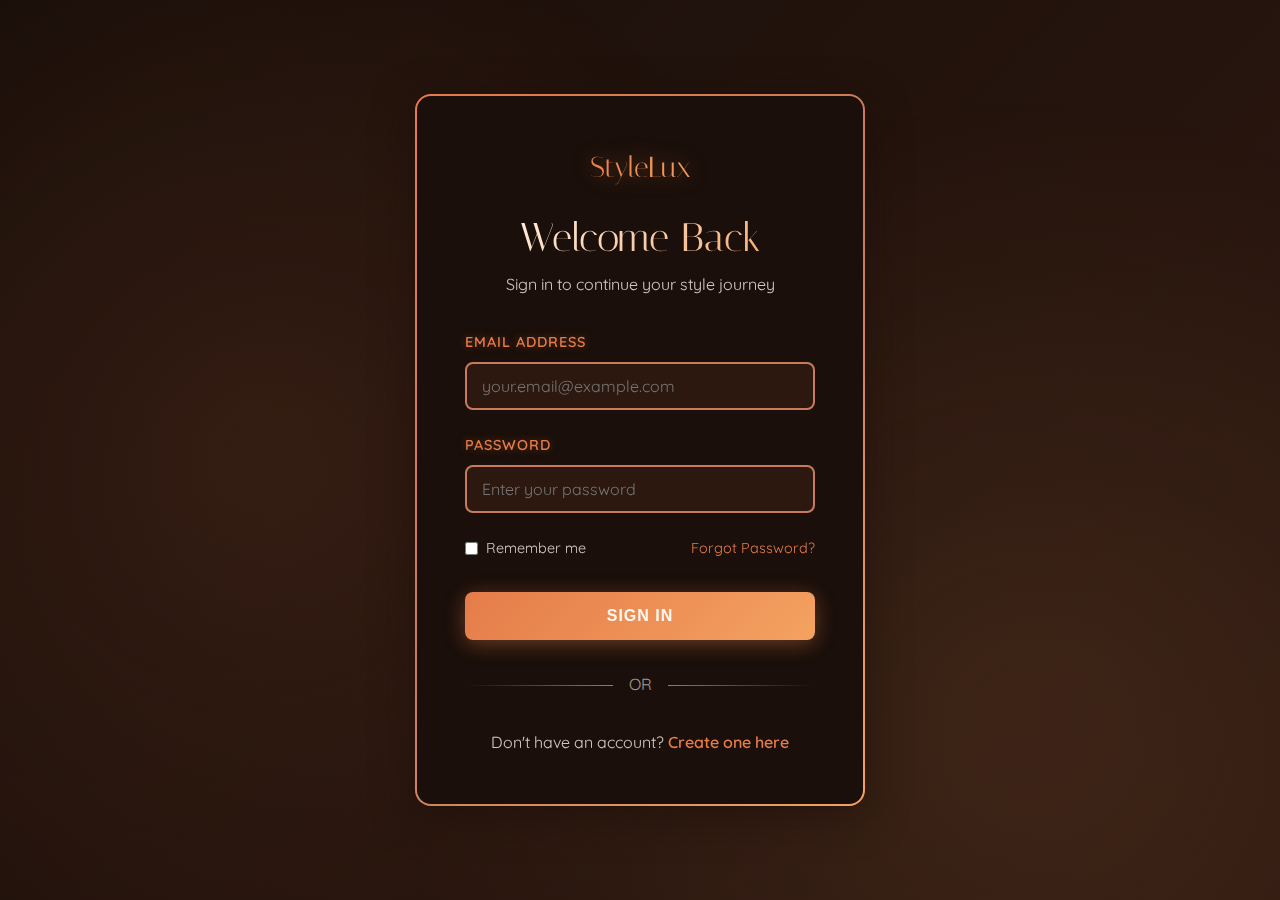
<file: login.html>
<!DOCTYPE html>
<html lang="en">
<head>
    <meta charset="UTF-8">
    <meta name="viewport" content="width=device-width, initial-scale=1.0">
    <meta name="description" content="Login to your StyleLux account">
    <title>Login | StyleLux</title>
    <link rel="icon" type="image/svg+xml" href="images/favicon.svg">
    <link rel="preconnect" href="https://fonts.googleapis.com">
    <link rel="preconnect" href="https://fonts.gstatic.com" crossorigin>
    <link href="https://fonts.googleapis.com/css2?family=Italiana&family=Quicksand:wght@300;400;500;600;700&family=Marcellus&display=swap" rel="stylesheet">
    <link rel="stylesheet" href="css/style.css">
    <style>
        .auth-container {
            min-height: 100vh;
            display: flex;
            align-items: center;
            justify-content: center;
            padding: 2rem;
            position: relative;
        }

        .auth-logo {
            display: inline-block;
            font-family: var(--font-heading);
            font-size: 1.8rem;
            font-weight: 400;
            background: linear-gradient(135deg, var(--burnt-orange), var(--golden-amber));
            -webkit-background-clip: text;
            -webkit-text-fill-color: transparent;
            background-clip: text;
            text-decoration: none;
            transition: all 0.3s ease;
            filter: drop-shadow(0 0 10px rgba(229, 124, 74, 0.5));
            margin-bottom: 1.5rem;
            text-align: center;
        }

        .auth-logo:hover {
            filter: drop-shadow(0 0 15px rgba(244, 162, 97, 0.8));
            transform: scale(1.05);
        }

        .auth-card {
            background-color: var(--primary-brown);
            border: 2px solid transparent;
            background-image: 
                linear-gradient(var(--primary-brown), var(--primary-brown)),
                linear-gradient(135deg, var(--burnt-orange), var(--copper-rose), var(--golden-amber));
            background-origin: border-box;
            background-clip: padding-box, border-box;
            padding: 3rem;
            border-radius: 16px;
            max-width: 450px;
            width: 100%;
            box-shadow: 0 10px 40px rgba(26, 15, 10, 0.6);
            position: relative;
            z-index: 1;
            text-align: center;
        }

        .auth-card h1 {
            font-size: 2.5rem;
            margin-bottom: 0.5rem;
            text-align: center;
        }

        .auth-card p {
            text-align: center;
            color: rgba(255, 248, 240, 0.8);
            margin-bottom: 2rem;
        }

        .auth-form {
            margin-top: 2rem;
            text-align: left;
        }

        .form-group {
            margin-bottom: 1.5rem;
        }

        .form-group label {
            display: block;
            margin-bottom: 0.5rem;
            color: var(--burnt-orange);
            font-weight: 600;
            text-transform: uppercase;
            letter-spacing: 1px;
            font-size: 0.9rem;
            text-shadow: 0 0 8px rgba(229, 124, 74, 0.4);
        }

        .form-group input {
            width: 100%;
            padding: 12px 15px;
            background-color: var(--dark-chocolate);
            border: 2px solid var(--copper-rose);
            color: var(--warm-cream);
            font-family: var(--font-body);
            font-size: 1rem;
            border-radius: 8px;
            transition: all 0.3s ease;
        }

        .form-group input:focus {
            outline: none;
            border-color: var(--burnt-orange);
            box-shadow: 0 0 15px rgba(229, 124, 74, 0.5);
            background-color: var(--primary-brown);
        }

        .form-options {
            display: flex;
            justify-content: space-between;
            align-items: center;
            margin-bottom: 2rem;
            flex-wrap: wrap;
            gap: 1rem;
        }

        .remember-me {
            display: flex;
            align-items: center;
            gap: 0.5rem;
        }

        .remember-me input[type="checkbox"] {
            width: auto;
            margin: 0;
        }

        .remember-me label {
            color: rgba(255, 248, 240, 0.8);
            text-transform: none;
            font-weight: 400;
            font-size: 0.9rem;
            margin: 0;
            text-shadow: none;
        }

        .forgot-password {
            color: var(--burnt-orange);
            text-decoration: none;
            font-size: 0.9rem;
            transition: all 0.3s ease;
        }

        .forgot-password:hover {
            color: var(--golden-amber);
            text-shadow: 0 0 8px rgba(244, 162, 97, 0.6);
        }

        .auth-submit {
            width: 100%;
            padding: 15px;
            background: linear-gradient(135deg, var(--burnt-orange), var(--golden-amber));
            color: var(--warm-cream);
            border: none;
            border-radius: 8px;
            font-size: 1rem;
            font-weight: 600;
            text-transform: uppercase;
            letter-spacing: 1px;
            cursor: pointer;
            transition: all 0.3s ease;
            box-shadow: 0 4px 20px rgba(229, 124, 74, 0.4);
        }

        .auth-submit:hover {
            transform: translateY(-2px);
            box-shadow: 0 6px 30px rgba(244, 162, 97, 0.6);
        }

        .auth-divider {
            text-align: center;
            margin: 2rem 0;
            position: relative;
            color: rgba(255, 248, 240, 0.6);
        }

        .auth-divider::before {
            content: '';
            position: absolute;
            top: 50%;
            left: 0;
            right: 0;
            height: 1px;
            background: linear-gradient(90deg, transparent, var(--burnt-orange), transparent);
        }

        .auth-divider span {
            background-color: var(--primary-brown);
            padding: 0 1rem;
            position: relative;
        }

        .auth-link {
            text-align: center;
            margin-top: 1.5rem;
            color: rgba(255, 248, 240, 0.8);
        }

        .auth-link a {
            color: var(--burnt-orange);
            text-decoration: none;
            font-weight: 600;
            transition: all 0.3s ease;
        }

        .auth-link a:hover {
            color: var(--golden-amber);
            text-shadow: 0 0 8px rgba(244, 162, 97, 0.6);
        }

        @media (max-width: 768px) {
            .auth-logo {
                font-size: 1.5rem;
            }

            .auth-card {
                padding: 2rem 1.5rem;
            }

            .auth-card h1 {
                font-size: 2rem;
            }

            .form-options {
                flex-direction: column;
                align-items: flex-start;
            }
        }
    </style>
</head>
<body>
    <!-- Loading Animation -->
    <div class="loader" id="loader">
        <div class="loader-spinner"></div>
    </div>

    <div class="auth-container">
        <div class="auth-card">
            <a href="index.html" class="auth-logo">StyleLux</a>
            <h1>Welcome Back</h1>
            <p>Sign in to continue your style journey</p>

            <form class="auth-form" id="login-form">
                <div class="form-group">
                    <label for="email">Email Address</label>
                    <input type="email" id="email" name="email" placeholder="your.email@example.com" required>
                </div>

                <div class="form-group">
                    <label for="password">Password</label>
                    <input type="password" id="password" name="password" placeholder="Enter your password" required>
                </div>

                <div class="form-options">
                    <div class="remember-me">
                        <input type="checkbox" id="remember" name="remember">
                        <label for="remember">Remember me</label>
                    </div>
                    <a href="#" class="forgot-password">Forgot Password?</a>
                </div>

                <button type="submit" class="auth-submit">Sign In</button>
            </form>

            <div class="auth-divider">
                <span>OR</span>
            </div>

            <div class="auth-link">
                Don't have an account? <a href="register.html">Create one here</a>
            </div>
        </div>
    </div>

    <script src="js/main.js"></script>
    <script>
        // Login form handling
        document.getElementById('login-form').addEventListener('submit', function(e) {
            e.preventDefault();
            
            const email = document.getElementById('email').value;
            const password = document.getElementById('password').value;

            // Basic validation
            if (!email || !password) {
                alert('Please fill in all fields.');
                return;
            }

            // Simulate login - in a real app, this would make an API call
            alert('Login successful! Redirecting to dashboard...');
            window.location.href = 'dashboard.html';
        });
    </script>
</body>
</html>
</file>
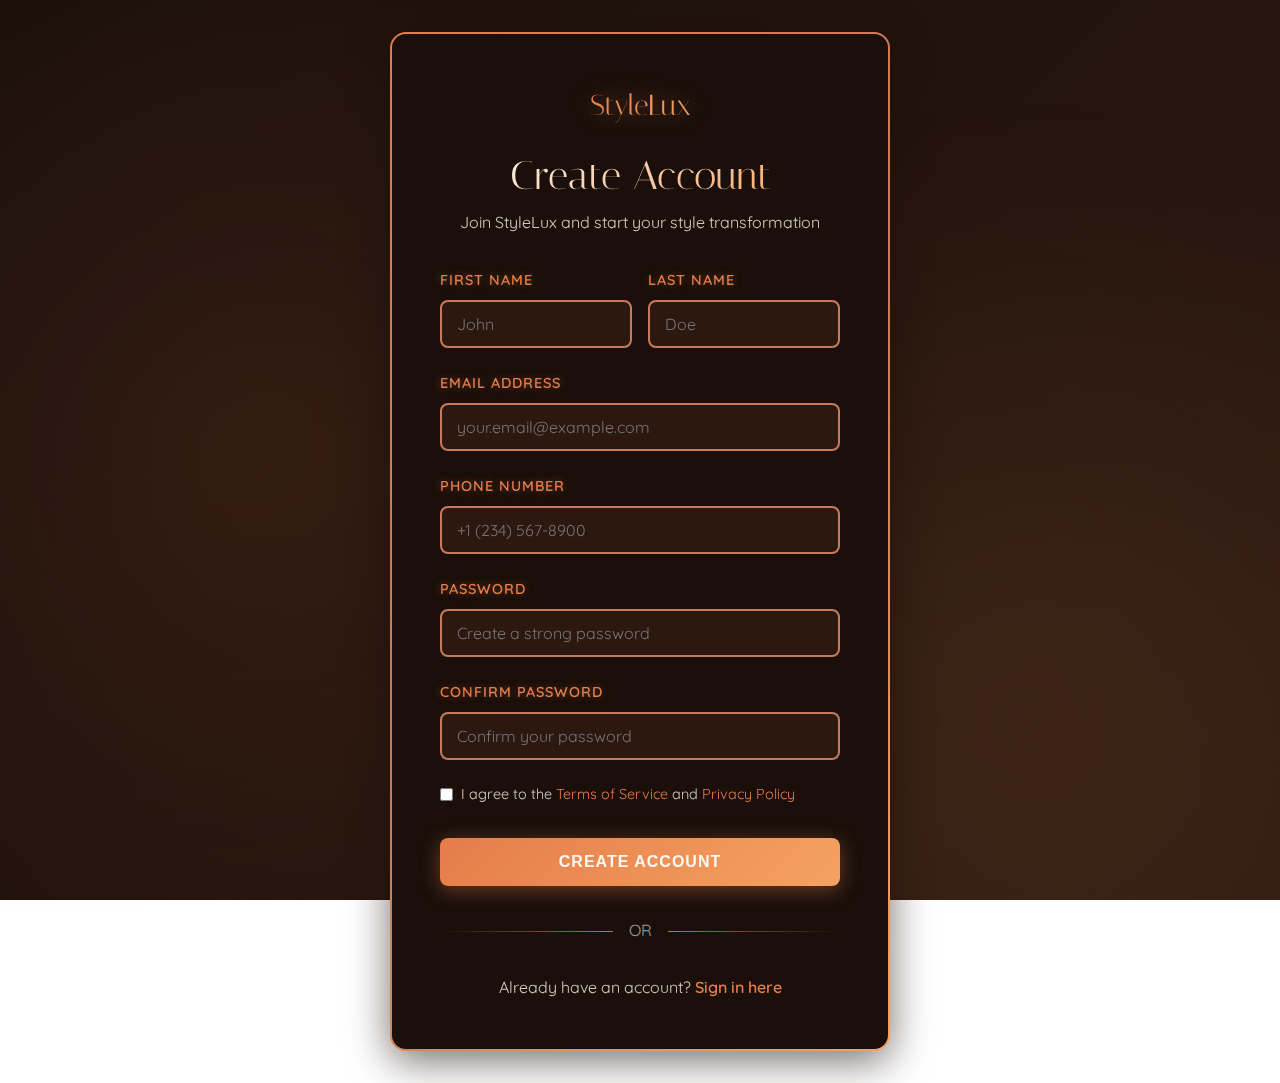
<file: register.html>
<!DOCTYPE html>
<html lang="en">
<head>
    <meta charset="UTF-8">
    <meta name="viewport" content="width=device-width, initial-scale=1.0">
    <meta name="description" content="Create your StyleLux account">
    <title>Register | StyleLux</title>
    <link rel="icon" type="image/svg+xml" href="images/favicon.svg">
    <link rel="preconnect" href="https://fonts.googleapis.com">
    <link rel="preconnect" href="https://fonts.gstatic.com" crossorigin>
    <link href="https://fonts.googleapis.com/css2?family=Italiana&family=Quicksand:wght@300;400;500;600;700&family=Marcellus&display=swap" rel="stylesheet">
    <link rel="stylesheet" href="css/style.css">
    <style>
        .auth-container {
            min-height: 100vh;
            display: flex;
            align-items: center;
            justify-content: center;
            padding: 2rem;
            position: relative;
        }

        .auth-logo {
            display: inline-block;
            font-family: var(--font-heading);
            font-size: 1.8rem;
            font-weight: 400;
            background: linear-gradient(135deg, var(--burnt-orange), var(--golden-amber));
            -webkit-background-clip: text;
            -webkit-text-fill-color: transparent;
            background-clip: text;
            text-decoration: none;
            transition: all 0.3s ease;
            filter: drop-shadow(0 0 10px rgba(229, 124, 74, 0.5));
            margin-bottom: 1.5rem;
            text-align: center;
        }

        .auth-logo:hover {
            filter: drop-shadow(0 0 15px rgba(244, 162, 97, 0.8));
            transform: scale(1.05);
        }

        .auth-card {
            background-color: var(--primary-brown);
            border: 2px solid transparent;
            background-image: 
                linear-gradient(var(--primary-brown), var(--primary-brown)),
                linear-gradient(135deg, var(--burnt-orange), var(--copper-rose), var(--golden-amber));
            background-origin: border-box;
            background-clip: padding-box, border-box;
            padding: 3rem;
            border-radius: 16px;
            max-width: 500px;
            width: 100%;
            box-shadow: 0 10px 40px rgba(26, 15, 10, 0.6);
            position: relative;
            z-index: 1;
            text-align: center;
        }

        .auth-card h1 {
            font-size: 2.5rem;
            margin-bottom: 0.5rem;
            text-align: center;
        }

        .auth-card p {
            text-align: center;
            color: rgba(255, 248, 240, 0.8);
            margin-bottom: 2rem;
        }

        .auth-form {
            margin-top: 2rem;
            text-align: left;
        }

        .form-group {
            margin-bottom: 1.5rem;
        }

        .form-group label {
            display: block;
            margin-bottom: 0.5rem;
            color: var(--burnt-orange);
            font-weight: 600;
            text-transform: uppercase;
            letter-spacing: 1px;
            font-size: 0.9rem;
            text-shadow: 0 0 8px rgba(229, 124, 74, 0.4);
        }

        .form-group input {
            width: 100%;
            padding: 12px 15px;
            background-color: var(--dark-chocolate);
            border: 2px solid var(--copper-rose);
            color: var(--warm-cream);
            font-family: var(--font-body);
            font-size: 1rem;
            border-radius: 8px;
            transition: all 0.3s ease;
        }

        .form-group input:focus {
            outline: none;
            border-color: var(--burnt-orange);
            box-shadow: 0 0 15px rgba(229, 124, 74, 0.5);
            background-color: var(--primary-brown);
        }

        .form-row {
            display: grid;
            grid-template-columns: 1fr 1fr;
            gap: 1rem;
        }

        .terms-checkbox {
            display: flex;
            align-items: flex-start;
            gap: 0.5rem;
            margin-bottom: 2rem;
        }

        .terms-checkbox input[type="checkbox"] {
            width: auto;
            margin-top: 0.25rem;
        }

        .terms-checkbox label {
            color: rgba(255, 248, 240, 0.8);
            text-transform: none;
            font-weight: 400;
            font-size: 0.9rem;
            margin: 0;
            text-shadow: none;
            line-height: 1.5;
        }

        .terms-checkbox a {
            color: var(--burnt-orange);
            text-decoration: none;
            transition: all 0.3s ease;
        }

        .terms-checkbox a:hover {
            color: var(--golden-amber);
            text-shadow: 0 0 8px rgba(244, 162, 97, 0.6);
        }

        .auth-submit {
            width: 100%;
            padding: 15px;
            background: linear-gradient(135deg, var(--burnt-orange), var(--golden-amber));
            color: var(--warm-cream);
            border: none;
            border-radius: 8px;
            font-size: 1rem;
            font-weight: 600;
            text-transform: uppercase;
            letter-spacing: 1px;
            cursor: pointer;
            transition: all 0.3s ease;
            box-shadow: 0 4px 20px rgba(229, 124, 74, 0.4);
        }

        .auth-submit:hover {
            transform: translateY(-2px);
            box-shadow: 0 6px 30px rgba(244, 162, 97, 0.6);
        }

        .auth-divider {
            text-align: center;
            margin: 2rem 0;
            position: relative;
            color: rgba(255, 248, 240, 0.6);
        }

        .auth-divider::before {
            content: '';
            position: absolute;
            top: 50%;
            left: 0;
            right: 0;
            height: 1px;
            background: linear-gradient(90deg, transparent, var(--burnt-orange), transparent);
        }

        .auth-divider span {
            background-color: var(--primary-brown);
            padding: 0 1rem;
            position: relative;
        }

        .auth-link {
            text-align: center;
            margin-top: 1.5rem;
            color: rgba(255, 248, 240, 0.8);
        }

        .auth-link a {
            color: var(--burnt-orange);
            text-decoration: none;
            font-weight: 600;
            transition: all 0.3s ease;
        }

        .auth-link a:hover {
            color: var(--golden-amber);
            text-shadow: 0 0 8px rgba(244, 162, 97, 0.6);
        }

        @media (max-width: 768px) {
            .auth-logo {
                font-size: 1.5rem;
            }

            .auth-card {
                padding: 2rem 1.5rem;
            }

            .auth-card h1 {
                font-size: 2rem;
            }

            .form-row {
                grid-template-columns: 1fr;
            }
        }
    </style>
</head>
<body>
    <!-- Loading Animation -->
    <div class="loader" id="loader">
        <div class="loader-spinner"></div>
    </div>

    <div class="auth-container">
        <div class="auth-card">
            <a href="index.html" class="auth-logo">StyleLux</a>
            <h1>Create Account</h1>
            <p>Join StyleLux and start your style transformation</p>

            <form class="auth-form" id="register-form">
                <div class="form-row">
                    <div class="form-group">
                        <label for="firstName">First Name</label>
                        <input type="text" id="firstName" name="firstName" placeholder="John" required>
                    </div>
                    <div class="form-group">
                        <label for="lastName">Last Name</label>
                        <input type="text" id="lastName" name="lastName" placeholder="Doe" required>
                    </div>
                </div>

                <div class="form-group">
                    <label for="email">Email Address</label>
                    <input type="email" id="email" name="email" placeholder="your.email@example.com" required>
                </div>

                <div class="form-group">
                    <label for="phone">Phone Number</label>
                    <input type="tel" id="phone" name="phone" placeholder="+1 (234) 567-8900">
                </div>

                <div class="form-group">
                    <label for="password">Password</label>
                    <input type="password" id="password" name="password" placeholder="Create a strong password" required>
                </div>

                <div class="form-group">
                    <label for="confirmPassword">Confirm Password</label>
                    <input type="password" id="confirmPassword" name="confirmPassword" placeholder="Confirm your password" required>
                </div>

                <div class="terms-checkbox">
                    <input type="checkbox" id="terms" name="terms" required>
                    <label for="terms">I agree to the <a href="#">Terms of Service</a> and <a href="#">Privacy Policy</a></label>
                </div>

                <button type="submit" class="auth-submit">Create Account</button>
            </form>

            <div class="auth-divider">
                <span>OR</span>
            </div>

            <div class="auth-link">
                Already have an account? <a href="login.html">Sign in here</a>
            </div>
        </div>
    </div>

    <script src="js/main.js"></script>
    <script>
        // Register form handling
        document.getElementById('register-form').addEventListener('submit', function(e) {
            e.preventDefault();
            
            const firstName = document.getElementById('firstName').value;
            const lastName = document.getElementById('lastName').value;
            const email = document.getElementById('email').value;
            const phone = document.getElementById('phone').value;
            const password = document.getElementById('password').value;
            const confirmPassword = document.getElementById('confirmPassword').value;
            const terms = document.getElementById('terms').checked;

            // Basic validation
            if (!firstName || !lastName || !email || !password || !confirmPassword) {
                alert('Please fill in all required fields.');
                return;
            }

            if (password !== confirmPassword) {
                alert('Passwords do not match.');
                return;
            }

            if (password.length < 8) {
                alert('Password must be at least 8 characters long.');
                return;
            }

            if (!terms) {
                alert('Please agree to the Terms of Service and Privacy Policy.');
                return;
            }

            // Simulate registration - in a real app, this would make an API call
            alert('Account created successfully! Redirecting to dashboard...');
            window.location.href = 'dashboard.html';
        });
    </script>
</body>
</html>
</file>
<file: css/style.css>
/* ============================================
   FASHION STYLIST WEBSITE - DESERT SUNSET THEME
   ============================================ */

/* ===== LOADING ANIMATION ===== */
.loader {
    position: fixed;
    top: 0;
    left: 0;
    width: 100%;
    height: 100%;
    background: linear-gradient(135deg, var(--primary-brown), var(--dark-chocolate));
    display: flex;
    align-items: center;
    justify-content: center;
    z-index: 9999;
    transition: opacity 0.5s ease, visibility 0.5s ease;
}

.loader.hidden {
    opacity: 0;
    visibility: hidden;
}

.loader-spinner {
    width: 60px;
    height: 60px;
    border: 4px solid rgba(229, 124, 74, 0.2);
    border-top-color: var(--burnt-orange);
    border-right-color: var(--golden-amber);
    border-radius: 50%;
    animation: spin 1s linear infinite;
}

@keyframes spin {
    to { transform: rotate(360deg); }
}

/* ===== RESET & BASE ===== */
* {
    margin: 0;
    padding: 0;
    box-sizing: border-box;
}

:root {
    /* Desert Sunset Color Palette */
    --primary-brown: #1A0F0A;
    --burnt-orange: #E57C4A;
    --copper-rose: #C77B5C;
    --warm-cream: #FFF8F0;
    --dark-chocolate: #2D1810;
    --golden-amber: #F4A261;
    --saddle-brown: #8B4513;
    
    /* Typography */
    --font-heading: 'Italiana', serif;
    --font-body: 'Quicksand', sans-serif;
    --font-accent: 'Marcellus', serif;
}

html {
    scroll-behavior: smooth;
}

body {
    font-family: var(--font-body);
    color: var(--warm-cream);
    background: linear-gradient(135deg, var(--primary-brown) 0%, var(--dark-chocolate) 100%);
    background-attachment: fixed;
    line-height: 1.6;
    overflow-x: hidden;
    position: relative;
}

body::before {
    content: '';
    position: fixed;
    top: 0;
    left: 0;
    width: 100%;
    height: 100%;
    background-image: 
        radial-gradient(circle at 20% 50%, rgba(229, 124, 74, 0.1) 0%, transparent 50%),
        radial-gradient(circle at 80% 80%, rgba(244, 162, 97, 0.1) 0%, transparent 50%);
    pointer-events: none;
    z-index: -1;
}

/* ===== TYPOGRAPHY ===== */
h1 {
    font-family: var(--font-heading);
    font-size: 3.5rem;
    font-weight: 400;
    line-height: 1.2;
    margin-bottom: 1rem;
    background: linear-gradient(135deg, var(--warm-cream), var(--golden-amber));
    -webkit-background-clip: text;
    -webkit-text-fill-color: transparent;
    background-clip: text;
}

h2 {
    font-family: var(--font-heading);
    font-size: 2.5rem;
    font-weight: 400;
    line-height: 1.3;
    margin-bottom: 1rem;
    text-align: center;
    color: var(--warm-cream);
}

h3 {
    font-family: var(--font-accent);
    font-size: 1.8rem;
    font-weight: 400;
    line-height: 1.4;
    margin-bottom: 0.75rem;
    color: var(--burnt-orange);
}

p {
    font-size: 1rem;
    line-height: 1.8;
    margin-bottom: 1rem;
}

/* ===== NAVBAR ===== */
.navbar {
    position: fixed;
    top: 0;
    width: 100%;
    background: linear-gradient(135deg, rgba(26, 15, 10, 0.95), rgba(45, 24, 16, 0.95));
    backdrop-filter: blur(15px);
    border-bottom: 2px solid transparent;
    background-image: linear-gradient(var(--primary-brown), var(--primary-brown)),
                      linear-gradient(90deg, var(--burnt-orange), var(--golden-amber));
    background-origin: border-box;
    background-clip: padding-box, border-box;
    z-index: 1000;
    padding: 1rem 0;
    transition: all 0.3s ease;
}

.navbar::after {
    content: '';
    position: absolute;
    bottom: 0;
    left: 0;
    width: 100%;
    height: 2px;
    background: linear-gradient(90deg, transparent, var(--burnt-orange), var(--golden-amber), transparent);
    opacity: 0.5;
}

.nav-container {
    max-width: 1200px;
    margin: 0 auto;
    padding: 0 2rem;
    display: flex;
    justify-content: space-between;
    align-items: center;
}

.logo {
    font-family: var(--font-heading);
    font-size: 1.8rem;
    font-weight: 400;
    background: linear-gradient(135deg, var(--burnt-orange), var(--golden-amber));
    -webkit-background-clip: text;
    -webkit-text-fill-color: transparent;
    background-clip: text;
    text-decoration: none;
    transition: all 0.3s ease;
    filter: drop-shadow(0 0 10px rgba(229, 124, 74, 0.5));
}

.logo:hover {
    filter: drop-shadow(0 0 15px rgba(244, 162, 97, 0.8));
    transform: scale(1.05);
}

.nav-menu {
    display: flex;
    list-style: none;
    gap: 1.2rem;
    align-items: center;
}

.nav-menu li a {
    color: var(--warm-cream);
    text-decoration: none;
    font-size: 0.95rem;
    text-transform: uppercase;
    letter-spacing: 1px;
    position: relative;
    transition: all 0.3s ease;
    padding: 0.5rem 0;
    touch-action: manipulation;
    -webkit-tap-highlight-color: transparent;
}

.nav-menu li a::after {
    content: '';
    position: absolute;
    bottom: 0;
    left: 0;
    width: 0;
    height: 2px;
    background: linear-gradient(90deg, var(--burnt-orange), var(--golden-amber));
    box-shadow: 0 0 10px rgba(229, 124, 74, 0.8);
    transition: width 0.3s ease;
}

.nav-menu li a:hover,
.nav-menu li a.active,
.nav-menu li a:active,
.nav-menu li a:focus {
    color: var(--burnt-orange);
    text-shadow: 0 0 10px rgba(229, 124, 74, 0.5);
    outline: none;
}

.nav-menu li a:hover::after,
.nav-menu li a.active::after,
.nav-menu li a:active::after,
.nav-menu li a:focus::after {
    width: 100%;
}

.nav-btn {
    padding: 0.5rem 1.25rem !important;
    border-radius: 20px;
    background: transparent;
    border: 2px solid var(--burnt-orange);
    color: var(--burnt-orange) !important;
    transition: all 0.3s ease;
    box-shadow: 0 0 10px rgba(229, 124, 74, 0.3);
    touch-action: manipulation;
    -webkit-tap-highlight-color: transparent;
}

.nav-btn::after {
    display: none !important;
}

.nav-btn:hover,
.nav-btn:active,
.nav-btn:focus {
    background: linear-gradient(135deg, var(--burnt-orange), var(--golden-amber));
    color: var(--warm-cream) !important;
    transform: translateY(-2px);
    box-shadow: 0 4px 15px rgba(244, 162, 97, 0.5);
    text-shadow: none !important;
    outline: none;
}

.nav-btn-primary {
    background: linear-gradient(135deg, var(--burnt-orange), var(--golden-amber));
    color: var(--warm-cream) !important;
    border: 2px solid transparent;
    box-shadow: 0 4px 15px rgba(229, 124, 74, 0.4);
}

.nav-btn-primary:hover,
.nav-btn-primary:active,
.nav-btn-primary:focus {
    transform: translateY(-2px);
    box-shadow: 0 6px 20px rgba(244, 162, 97, 0.6);
    outline: none;
}

/* ===== DROPDOWN MENU ===== */
.nav-dropdown {
    position: relative;
}

.nav-dropdown > a::after {
    content: ' ▼';
    font-size: 0.7rem;
    margin-left: 0.3rem;
    transition: transform 0.3s ease;
}

.nav-dropdown:hover > a::after {
    transform: rotate(180deg);
}

.dropdown-menu {
    position: absolute;
    top: 100%;
    left: 0;
    background: linear-gradient(135deg, rgba(26, 15, 10, 0.98), rgba(45, 24, 16, 0.98));
    backdrop-filter: blur(15px);
    border: 2px solid transparent;
    background-image: 
        linear-gradient(rgba(26, 15, 10, 0.98), rgba(45, 24, 16, 0.98)),
        linear-gradient(135deg, var(--burnt-orange), var(--golden-amber));
    background-origin: border-box;
    background-clip: padding-box, border-box;
    list-style: none;
    padding: 0.5rem 0;
    margin: 0.5rem 0 0 0;
    min-width: 180px;
    opacity: 0;
    visibility: hidden;
    transform: translateY(-10px);
    transition: all 0.3s ease;
    box-shadow: 0 10px 30px rgba(26, 15, 10, 0.5);
    border-radius: 8px;
    z-index: 1000;
}

.nav-dropdown:hover .dropdown-menu {
    opacity: 1;
    visibility: visible;
    transform: translateY(0);
}

.dropdown-menu li {
    margin: 0;
}

.dropdown-menu li a {
    display: block;
    padding: 0.75rem 1.5rem;
    color: var(--warm-cream);
    text-decoration: none;
    font-size: 0.9rem;
    text-transform: uppercase;
    letter-spacing: 1px;
    transition: all 0.3s ease;
    border-bottom: 1px solid rgba(229, 124, 74, 0.1);
}

.dropdown-menu li:last-child a {
    border-bottom: none;
}

.dropdown-menu li a::after {
    display: none;
}

.dropdown-menu li a:hover,
.dropdown-menu li a:active,
.dropdown-menu li a:focus {
    background: rgba(229, 124, 74, 0.1);
    color: var(--burnt-orange);
    padding-left: 2rem;
    text-shadow: 0 0 10px rgba(229, 124, 74, 0.5);
    outline: none;
}

.mobile-menu-toggle {
    display: none;
    background: linear-gradient(135deg, var(--burnt-orange), var(--golden-amber));
    border: none;
    color: var(--warm-cream);
    font-size: 1.5rem;
    padding: 0.5rem 1rem;
    cursor: pointer;
    transition: all 0.3s ease;
    border-radius: 8px;
    box-shadow: 0 4px 15px rgba(229, 124, 74, 0.4);
    touch-action: manipulation;
    -webkit-tap-highlight-color: transparent;
}

.mobile-menu-toggle:hover,
.mobile-menu-toggle:active,
.mobile-menu-toggle:focus {
    transform: scale(1.05);
    box-shadow: 0 6px 20px rgba(244, 162, 97, 0.6);
    outline: none;
}

/* ===== SECTIONS ===== */
section {
    padding: 5rem 2rem;
    max-width: 1200px;
    margin: 0 auto;
}

.section-title {
    text-align: center;
    margin-bottom: 3rem;
    position: relative;
}

.section-title::after {
    content: '';
    position: absolute;
    bottom: -10px;
    left: 50%;
    transform: translateX(-50%);
    width: 80px;
    height: 2px;
    background: linear-gradient(90deg, transparent, var(--luxury-gold), transparent);
}

/* ===== HERO SECTION ===== */
.hero {
    min-height: 100vh;
    display: flex;
    align-items: center;
    justify-content: center;
    text-align: center;
    position: relative;
    padding-top: 80px;
    background: linear-gradient(135deg, var(--primary-brown) 0%, var(--dark-chocolate) 50%, var(--saddle-brown) 100%);
    overflow: hidden;
}

.hero::before {
    content: '';
    position: absolute;
    top: 0;
    left: 0;
    right: 0;
    bottom: 0;
    background: 
        radial-gradient(ellipse at top left, rgba(229, 124, 74, 0.15) 0%, transparent 50%),
        radial-gradient(ellipse at bottom right, rgba(244, 162, 97, 0.15) 0%, transparent 50%),
        repeating-linear-gradient(45deg, transparent, transparent 100px, rgba(199, 123, 92, 0.03) 100px, rgba(199, 123, 92, 0.03) 102px);
    pointer-events: none;
    animation: gradientShift 15s ease infinite;
}

@keyframes gradientShift {
    0%, 100% { opacity: 1; }
    50% { opacity: 0.8; }
}

.hero-content {
    position: relative;
    z-index: 1;
    max-width: 800px;
}

.hero h1 {
    font-size: 4rem;
    margin-bottom: 1.5rem;
    background: linear-gradient(135deg, var(--warm-cream), var(--golden-amber), var(--burnt-orange));
    -webkit-background-clip: text;
    -webkit-text-fill-color: transparent;
    background-clip: text;
    animation: fadeInUp 1s ease-out;
    filter: drop-shadow(0 0 20px rgba(244, 162, 97, 0.3));
}

@keyframes fadeInUp {
    from {
        opacity: 0;
        transform: translateY(30px);
    }
    to {
        opacity: 1;
        transform: translateY(0);
    }
}

.hero p {
    font-size: 1.2rem;
    margin-bottom: 2rem;
    color: rgba(255, 255, 255, 0.9);
}

/* ===== BUTTONS ===== */
.btn {
    display: inline-block;
    padding: 15px 40px;
    background: linear-gradient(135deg, var(--burnt-orange), var(--golden-amber));
    color: var(--warm-cream);
    border: none;
    text-decoration: none;
    text-transform: uppercase;
    letter-spacing: 2px;
    font-size: 0.9rem;
    font-weight: 600;
    border-radius: 20px;
    transition: all 0.3s ease;
    cursor: pointer;
    font-family: var(--font-body);
    box-shadow: 0 4px 20px rgba(229, 124, 74, 0.4);
    position: relative;
    overflow: hidden;
    touch-action: manipulation;
    -webkit-tap-highlight-color: transparent;
}

.btn::before {
    content: '';
    position: absolute;
    top: 0;
    left: -100%;
    width: 100%;
    height: 100%;
    background: linear-gradient(135deg, var(--golden-amber), var(--burnt-orange));
    transition: left 0.3s ease;
    z-index: -1;
}

.btn:hover,
.btn:active,
.btn:focus {
    transform: translateY(-2px) scale(1.05);
    box-shadow: 0 6px 30px rgba(244, 162, 97, 0.6);
    outline: none;
}

.btn:hover::before,
.btn:active::before,
.btn:focus::before {
    left: 0;
}

.btn-secondary {
    background: transparent;
    border: 2px solid var(--burnt-orange);
    color: var(--burnt-orange);
    box-shadow: 0 0 15px rgba(229, 124, 74, 0.3);
}

.btn-secondary:hover,
.btn-secondary:active,
.btn-secondary:focus {
    background: linear-gradient(135deg, var(--burnt-orange), var(--golden-amber));
    color: var(--warm-cream);
    box-shadow: 0 0 25px rgba(244, 162, 97, 0.6);
    outline: none;
}

/* ===== CARDS ===== */
.card {
    background-color: var(--primary-brown);
    border: 2px solid transparent;
    background-image: 
        linear-gradient(var(--primary-brown), var(--primary-brown)),
        linear-gradient(135deg, var(--burnt-orange), var(--copper-rose), var(--golden-amber));
    background-origin: border-box;
    background-clip: padding-box, border-box;
    padding: 2rem;
    border-radius: 12px;
    transition: all 0.4s ease;
    position: relative;
    overflow: hidden;
    box-shadow: 0 4px 20px rgba(26, 15, 10, 0.5);
}

.card::before {
    content: '';
    position: absolute;
    top: 0;
    left: 0;
    width: 100%;
    height: 100%;
    background: radial-gradient(circle at center, rgba(244, 162, 97, 0.1), transparent);
    opacity: 0;
    transition: opacity 0.4s ease;
}

.card::after {
    content: '';
    position: absolute;
    top: -50%;
    left: -50%;
    width: 200%;
    height: 200%;
    background: conic-gradient(from 0deg, transparent, rgba(229, 124, 74, 0.1), transparent);
    animation: rotate 10s linear infinite;
    opacity: 0;
    transition: opacity 0.4s ease;
}

@keyframes rotate {
    to { transform: rotate(360deg); }
}

.card:hover {
    transform: translateY(-10px);
    box-shadow: 0 15px 40px rgba(244, 162, 97, 0.4);
}

.card:hover::before,
.card:hover::after {
    opacity: 1;
}

.card-grid {
    display: grid;
    grid-template-columns: repeat(auto-fit, minmax(280px, 1fr));
    gap: 2rem;
    margin-top: 3rem;
}

.card h3 {
    color: var(--burnt-orange);
    margin-bottom: 1rem;
    text-shadow: 0 0 10px rgba(229, 124, 74, 0.3);
}

.card p {
    color: rgba(255, 255, 255, 0.8);
}

/* ===== SERVICES SECTION CARDS ===== */
#services .card {
    text-align: center;
}

#services .card h3 {
    text-align: center;
}

#services .card p {
    text-align: center;
}

#services .card .btn {
    display: block;
    margin: 1rem auto 0 !important;
    width: fit-content;
}

/* ===== TRENDS SECTION CARDS ===== */
#trends .card {
    text-align: center;
}

#trends .card h3 {
    text-align: center;
}

#trends .card p {
    text-align: center;
}

#trends .card .btn {
    display: block;
    margin: 1rem auto 0 !important;
    width: fit-content;
}

/* ===== PHILOSOPHY SECTION ===== */
#philosophy .card {
    text-align: center;
}

#philosophy .card h3 {
    text-align: center;
}

#philosophy .card p {
    text-align: center;
}

/* ===== TRANSFORMATIONS SECTION ===== */
#transformations {
    text-align: center;
}

#transformations .card {
    text-align: center;
}

/* ===== INSPIRATIONS SECTION ===== */
#inspirations {
    text-align: center;
}

/* ===== CTA SECTION ===== */
#cta {
    text-align: center;
}

#cta p {
    text-align: center;
}

/* ===== TESTIMONIALS ===== */
.testimonial-card {
    background-color: var(--primary-brown);
    border: 2px solid transparent;
    background-image: 
        linear-gradient(var(--primary-brown), var(--primary-brown)),
        linear-gradient(135deg, var(--burnt-orange), var(--copper-rose), var(--golden-amber));
    background-origin: border-box;
    background-clip: padding-box, border-box;
    padding: 2rem;
    text-align: center;
    position: relative;
    border-radius: 12px;
    box-shadow: 0 4px 20px rgba(26, 15, 10, 0.5);
    transition: all 0.4s ease;
    display: flex;
    flex-direction: column;
    align-items: center;
    justify-content: center;
}

.testimonial-card:hover {
    transform: translateY(-5px);
    box-shadow: 0 8px 30px rgba(244, 162, 97, 0.4);
}

.testimonial-card::before {
    content: '"';
    font-family: var(--font-accent);
    font-size: 5rem;
    background: linear-gradient(135deg, var(--burnt-orange), var(--golden-amber));
    -webkit-background-clip: text;
    -webkit-text-fill-color: transparent;
    background-clip: text;
    position: absolute;
    top: -10px;
    left: 20px;
    opacity: 0.3;
}

.testimonial-text {
    font-style: italic;
    margin-bottom: 1.5rem;
    color: rgba(255, 248, 240, 0.95);
    text-align: center;
    width: 100%;
}

.testimonial-author {
    font-weight: 600;
    color: var(--burnt-orange);
    text-shadow: 0 0 8px rgba(229, 124, 74, 0.4);
    text-align: center;
    width: 100%;
}

/* ===== GALLERY ===== */
.gallery-grid {
    display: grid;
    grid-template-columns: repeat(auto-fill, minmax(250px, 1fr));
    gap: 1.5rem;
    margin-top: 3rem;
}

.gallery-item {
    position: relative;
    overflow: hidden;
    border: 3px solid transparent;
    background-image: 
        linear-gradient(var(--primary-brown), var(--primary-brown)),
        linear-gradient(135deg, var(--burnt-orange), var(--golden-amber));
    background-origin: border-box;
    background-clip: padding-box, border-box;
    cursor: pointer;
    aspect-ratio: 1;
    border-radius: 8px;
    box-shadow: 0 4px 15px rgba(26, 15, 10, 0.4);
    transition: all 0.4s ease;
}

.gallery-item img {
    width: 100%;
    height: 100%;
    object-fit: cover;
    filter: brightness(0.85) contrast(1.1) saturate(1.2);
    transition: all 0.4s ease;
    display: block;
    background-color: var(--primary-brown);
}

.gallery-item img[src=""],
.gallery-item img:not([src]) {
    opacity: 0.5;
}

.gallery-item:hover {
    transform: translateY(-5px);
    box-shadow: 0 10px 30px rgba(244, 162, 97, 0.5);
}

.gallery-item:hover img {
    filter: brightness(1.1) contrast(1.2) saturate(1.3);
    transform: scale(1.05);
}

.gallery-item::after {
    content: '';
    position: absolute;
    top: 0;
    left: 0;
    right: 0;
    bottom: 0;
    background: radial-gradient(circle at center, rgba(244, 162, 97, 0.2), transparent);
    opacity: 0;
    transition: opacity 0.4s ease;
    border-radius: 8px;
}

.gallery-item:hover::after {
    opacity: 1;
}

/* ===== FORMS ===== */
.form-group {
    margin-bottom: 1.5rem;
}

.form-group label {
    display: block;
    margin-bottom: 0.5rem;
    color: var(--burnt-orange);
    font-weight: 600;
    text-transform: uppercase;
    letter-spacing: 1px;
    font-size: 0.9rem;
    text-shadow: 0 0 8px rgba(229, 124, 74, 0.4);
}

.form-group input,
.form-group textarea {
    width: 100%;
    padding: 12px 15px;
    background-color: var(--dark-chocolate);
    border: 2px solid var(--copper-rose);
    color: var(--warm-cream);
    font-family: var(--font-body);
    font-size: 1rem;
    border-radius: 8px;
    transition: all 0.3s ease;
}

.form-group input:focus,
.form-group textarea:focus {
    outline: none;
    border-color: var(--burnt-orange);
    box-shadow: 0 0 15px rgba(229, 124, 74, 0.5);
    background-color: var(--primary-brown);
}

.form-group textarea {
    resize: vertical;
    min-height: 150px;
}

/* ===== FOOTER ===== */
.footer {
    background: linear-gradient(135deg, var(--primary-brown) 0%, var(--saddle-brown) 50%, var(--burnt-orange) 100%);
    border-top: 3px solid transparent;
    background-image: 
        linear-gradient(var(--primary-brown), var(--saddle-brown), var(--burnt-orange)),
        linear-gradient(90deg, var(--burnt-orange), var(--golden-amber), var(--burnt-orange));
    background-origin: border-box;
    background-clip: padding-box, border-box;
    padding: 3rem 2rem 1.5rem;
    margin-top: 5rem;
    position: relative;
    overflow: hidden;
}

.footer::before {
    content: '';
    position: absolute;
    top: 0;
    left: 0;
    width: 100%;
    height: 100%;
    background-image: 
        repeating-linear-gradient(0deg, transparent, transparent 2px, rgba(199, 123, 92, 0.1) 2px, rgba(199, 123, 92, 0.1) 4px);
    pointer-events: none;
    opacity: 0.3;
}

.footer-content {
    max-width: 1200px;
    margin: 0 auto;
    display: grid;
    grid-template-columns: repeat(auto-fit, minmax(250px, 1fr));
    gap: 2rem;
    margin-bottom: 2rem;
}

.footer-section h3 {
    color: var(--golden-amber);
    margin-bottom: 1rem;
    font-size: 1.3rem;
    text-shadow: 0 0 10px rgba(244, 162, 97, 0.5);
}

.footer-section ul {
    list-style: none;
}

.footer-section ul li {
    margin-bottom: 0.5rem;
}

.footer-section ul li a {
    color: rgba(255, 255, 255, 0.8);
    text-decoration: none;
    transition: color 0.3s ease;
}

.footer-section ul li a:hover {
    color: var(--burnt-orange);
    text-shadow: 0 0 8px rgba(229, 124, 74, 0.6);
}

.footer-section p {
    color: rgba(255, 255, 255, 0.8);
    margin-bottom: 0.5rem;
}

.footer-section a {
    color: rgba(255, 255, 255, 0.8);
    text-decoration: none;
    transition: color 0.3s ease;
}

.footer-section a:hover {
    color: var(--burnt-orange);
    text-shadow: 0 0 8px rgba(229, 124, 74, 0.6);
}

.social-icons {
    display: flex;
    gap: 1rem;
    margin-top: 1rem;
}

.social-icons a {
    width: 40px;
    height: 40px;
    display: flex;
    align-items: center;
    justify-content: center;
    border: 2px solid var(--burnt-orange);
    color: var(--burnt-orange);
    text-decoration: none;
    transition: all 0.3s ease;
    font-size: 1.2rem;
    border-radius: 50%;
    background: rgba(26, 15, 10, 0.5);
    box-shadow: 0 0 10px rgba(229, 124, 74, 0.3);
}

.social-icons a svg {
    width: 20px;
    height: 20px;
    transition: all 0.3s ease;
}

.social-icons a {
    touch-action: manipulation;
    -webkit-tap-highlight-color: transparent;
}

.social-icons a:hover,
.social-icons a:active,
.social-icons a:focus {
    background: linear-gradient(135deg, var(--burnt-orange), var(--golden-amber));
    color: var(--warm-cream);
    transform: translateY(-3px) scale(1.1);
    box-shadow: 0 5px 20px rgba(244, 162, 97, 0.6);
    outline: none;
}

.social-icons a:hover svg {
    transform: scale(1.1);
    filter: drop-shadow(0 0 4px rgba(255, 248, 240, 0.5));
}

.footer-bottom {
    max-width: 1200px;
    margin: 0 auto;
    padding-top: 2rem;
    border-top: 1px solid var(--dark-gray);
    text-align: center;
    color: rgba(255, 255, 255, 0.6);
    font-size: 0.9rem;
}

/* ===== UTILITY CLASSES ===== */
.text-center {
    text-align: center;
}

.mt-1 { margin-top: 1rem; }
.mt-2 { margin-top: 2rem; }
.mt-3 { margin-top: 3rem; }
.mb-1 { margin-bottom: 1rem; }
.mb-2 { margin-bottom: 2rem; }
.mb-3 { margin-bottom: 3rem; }

/* ===== RESPONSIVE DESIGN ===== */
@media (max-width: 1024px) {
    .nav-menu {
        position: fixed;
        top: 70px;
        left: -100%;
        width: 100%;
        height: calc(100vh - 70px);
        background-color: rgba(10, 10, 10, 0.98);
        flex-direction: column;
        padding: 2rem;
        transition: left 0.3s ease;
        border-top: 1px solid var(--luxury-gold);
    }

    .nav-menu.active {
        left: 0;
    }

    .nav-menu .nav-btn {
        width: 100%;
        text-align: center;
        margin-top: 0.5rem;
    }

    .nav-dropdown {
        position: relative;
    }

    .nav-dropdown .dropdown-menu {
        position: static;
        opacity: 1;
        visibility: visible;
        transform: none;
        display: none;
        margin: 0;
        padding: 0;
        background: transparent;
        border: none;
        box-shadow: none;
    }

    .nav-dropdown.active .dropdown-menu {
        display: block;
        margin-top: 0.5rem;
        padding-left: 1rem;
    }

    .nav-dropdown.active > a::after {
        transform: rotate(180deg);
    }

    .mobile-menu-toggle {
        display: block;
    }

    h1 {
        font-size: 2.5rem;
    }

    h2 {
        font-size: 2rem;
    }

    .hero h1 {
        font-size: 3rem;
    }

    .card-grid {
        grid-template-columns: repeat(auto-fit, minmax(250px, 1fr));
    }
}

@media (max-width: 768px) {
    section {
        padding: 3rem 1.5rem;
    }

    h1 {
        font-size: 2rem;
    }

    h2 {
        font-size: 1.75rem;
    }

    .hero h1 {
        font-size: 2.5rem;
    }

    .card-grid {
        grid-template-columns: 1fr;
    }

    .gallery-grid {
        grid-template-columns: repeat(auto-fill, minmax(150px, 1fr));
    }

    .footer-content {
        grid-template-columns: 1fr;
    }
}

@media (max-width: 480px) {
    .nav-container {
        padding: 0 1rem;
    }

    section {
        padding: 2rem 1rem;
    }

    .hero h1 {
        font-size: 2rem;
    }

    .btn {
        padding: 12px 30px;
        font-size: 0.85rem;
    }
}

/* ===== TOUCH DEVICE SUPPORT ===== */
@media (hover: none) and (pointer: coarse) {
    /* For touch devices, ensure active states are visible */
    .btn:active {
        transform: translateY(0) scale(0.98);
        opacity: 0.9;
    }
    
    .nav-btn:active {
        transform: translateY(0);
        opacity: 0.9;
    }
    
    .mobile-menu-toggle:active {
        transform: scale(0.95);
        opacity: 0.9;
    }
    
    .nav-menu li a:active {
        opacity: 0.8;
    }
    
    .dropdown-menu li a:active {
        opacity: 0.9;
    }
    
    .filter-btn:active {
        transform: translateY(0);
        opacity: 0.9;
    }
    
    .social-icons a:active {
        transform: translateY(-1px) scale(1.05);
        opacity: 0.9;
    }
    
    .gallery-item:active {
        transform: translateY(-2px);
        opacity: 0.95;
    }
    
    .card:active {
        transform: translateY(-5px);
        opacity: 0.95;
    }
}

/* ===== ANIMATIONS ===== */
@keyframes fadeIn {
    from {
        opacity: 0;
        transform: translateY(20px);
    }
    to {
        opacity: 1;
        transform: translateY(0);
    }
}

.fade-in {
    animation: fadeIn 0.6s ease-out;
}

/* ===== LIGHTBOX ===== */
.lightbox {
    display: none;
    position: fixed;
    top: 0;
    left: 0;
    width: 100%;
    height: 100%;
    background-color: rgba(10, 10, 10, 0.95);
    z-index: 2000;
    align-items: center;
    justify-content: center;
}

.lightbox.active {
    display: flex;
}

.lightbox-content {
    max-width: 90%;
    max-height: 90%;
    position: relative;
}

.lightbox-content img {
    width: 100%;
    height: auto;
    border: 3px solid transparent;
    background-image: 
        linear-gradient(var(--primary-brown), var(--primary-brown)),
        linear-gradient(135deg, var(--burnt-orange), var(--golden-amber));
    background-origin: border-box;
    background-clip: padding-box, border-box;
    box-shadow: 0 10px 40px rgba(244, 162, 97, 0.4);
}

.lightbox-close {
    position: absolute;
    top: -40px;
    right: 0;
    color: var(--burnt-orange);
    font-size: 2rem;
    cursor: pointer;
    background: none;
    border: none;
    transition: all 0.3s ease;
    text-shadow: 0 0 10px rgba(229, 124, 74, 0.8);
}

.lightbox-close:hover {
    color: var(--golden-amber);
    transform: scale(1.2);
}

/* ===== FILTER BUTTONS ===== */
.filter-buttons {
    display: flex;
    justify-content: center;
    gap: 1rem;
    margin-bottom: 2rem;
    flex-wrap: wrap;
}

.filter-btn {
    padding: 10px 25px;
    background-color: var(--dark-chocolate);
    border: 2px solid var(--copper-rose);
    color: var(--burnt-orange);
    cursor: pointer;
    text-transform: uppercase;
    letter-spacing: 1px;
    font-size: 0.85rem;
    border-radius: 20px;
    transition: all 0.3s ease;
    box-shadow: 0 2px 10px rgba(26, 15, 10, 0.3);
}

.filter-btn {
    touch-action: manipulation;
    -webkit-tap-highlight-color: transparent;
}

.filter-btn:hover,
.filter-btn.active,
.filter-btn:active,
.filter-btn:focus {
    background: linear-gradient(135deg, var(--burnt-orange), var(--golden-amber));
    color: var(--warm-cream);
    border-color: transparent;
    box-shadow: 0 4px 20px rgba(244, 162, 97, 0.5);
    transform: translateY(-2px);
    outline: none;
}

/* ===== NEWSLETTER ===== */
.newsletter {
    background-color: var(--charcoal);
    border: 1px solid var(--luxury-gold);
    padding: 3rem 2rem;
    text-align: center;
    margin-top: 3rem;
}

.newsletter-form {
    display: flex;
    gap: 1rem;
    max-width: 500px;
    margin: 2rem auto 0;
    flex-wrap: wrap;
}

.newsletter-form input {
    flex: 1;
    min-width: 200px;
    padding: 12px 15px;
    background-color: var(--dark-chocolate);
    border: 2px solid var(--copper-rose);
    color: var(--warm-cream);
    border-radius: 20px;
}

.newsletter-form input:focus {
    outline: none;
    border-color: var(--burnt-orange);
    box-shadow: 0 0 15px rgba(229, 124, 74, 0.5);
}

.newsletter-form .btn {
    padding: 12px 30px;
}

/* ===== PROCESS STEPS ===== */
.process-steps {
    display: grid;
    grid-template-columns: repeat(auto-fit, minmax(250px, 1fr));
    gap: 2rem;
    margin-top: 3rem;
}

.process-step {
    text-align: center;
    position: relative;
}

.process-step-number {
    width: 60px;
    height: 60px;
    border-radius: 50%;
    border: 3px solid transparent;
    background-image: 
        linear-gradient(var(--primary-brown), var(--primary-brown)),
        linear-gradient(135deg, var(--burnt-orange), var(--golden-amber));
    background-origin: border-box;
    background-clip: padding-box, border-box;
    display: flex;
    align-items: center;
    justify-content: center;
    margin: 0 auto 1rem;
    font-size: 1.5rem;
    font-weight: 600;
    background: linear-gradient(135deg, var(--burnt-orange), var(--golden-amber));
    -webkit-background-clip: text;
    -webkit-text-fill-color: transparent;
    background-clip: text;
    color: var(--burnt-orange);
    box-shadow: 0 0 15px rgba(244, 162, 97, 0.3);
}

.process-step h3 {
    margin-bottom: 1rem;
}

/* ===== PRICING CARDS ===== */
.pricing-card {
    background-color: var(--charcoal);
    border: 1px solid var(--luxury-gold);
    padding: 2.5rem 2rem;
    text-align: center;
    position: relative;
    transition: all 0.3s ease;
}

.pricing-card:hover {
    transform: translateY(-10px);
    box-shadow: 0 15px 40px rgba(212, 175, 55, 0.4);
}

.pricing-card.featured {
    border-width: 2px;
    border-color: var(--bright-gold);
}

.pricing-price {
    font-size: 3rem;
    font-weight: 400;
    background: linear-gradient(135deg, var(--burnt-orange), var(--golden-amber));
    -webkit-background-clip: text;
    -webkit-text-fill-color: transparent;
    background-clip: text;
    margin: 1rem 0;
    font-family: var(--font-heading);
    filter: drop-shadow(0 0 10px rgba(244, 162, 97, 0.4));
}

.pricing-features {
    list-style: none;
    margin: 2rem 0;
    text-align: left;
}

.pricing-features li {
    padding: 0.75rem 0;
    border-bottom: 1px solid rgba(212, 175, 55, 0.2);
    color: rgba(255, 255, 255, 0.8);
}

.pricing-features li::before {
    content: '✓';
    color: var(--burnt-orange);
    margin-right: 0.5rem;
    font-weight: 700;
    text-shadow: 0 0 8px rgba(229, 124, 74, 0.6);
}
</file>
